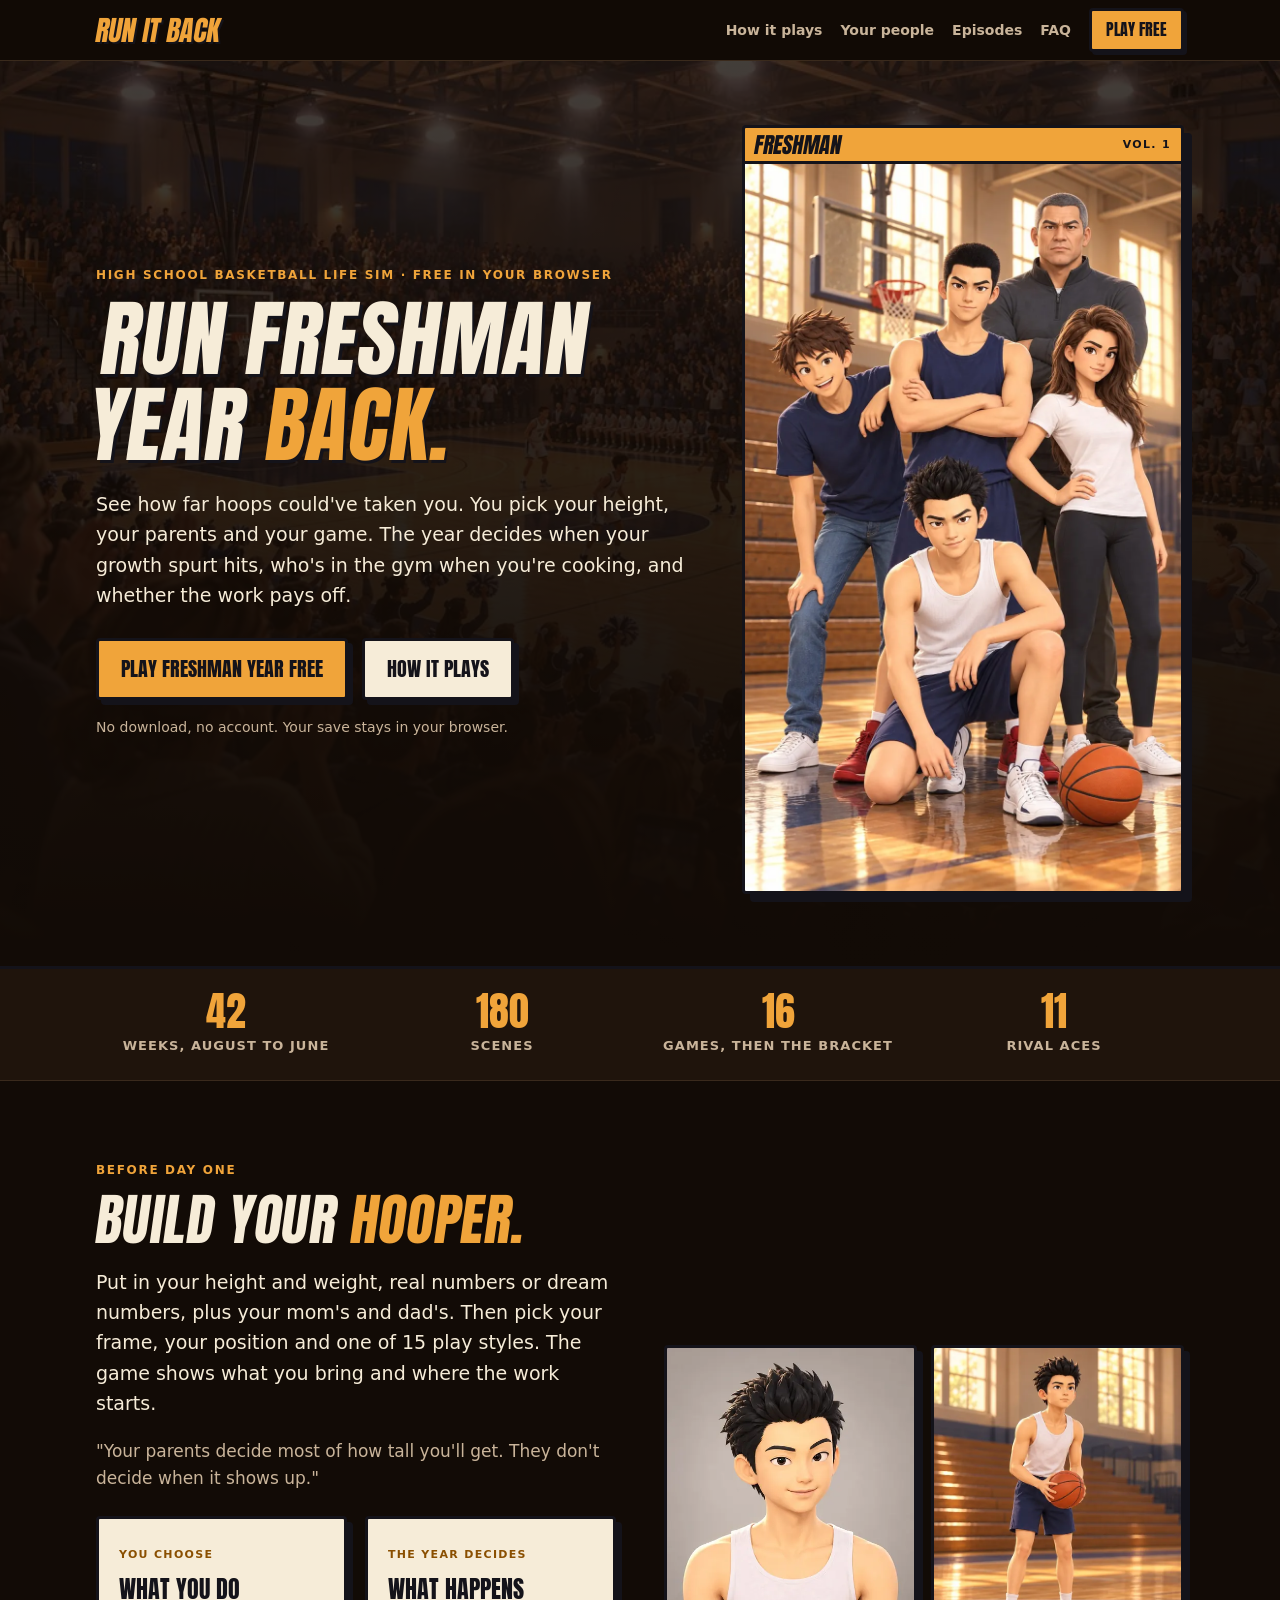
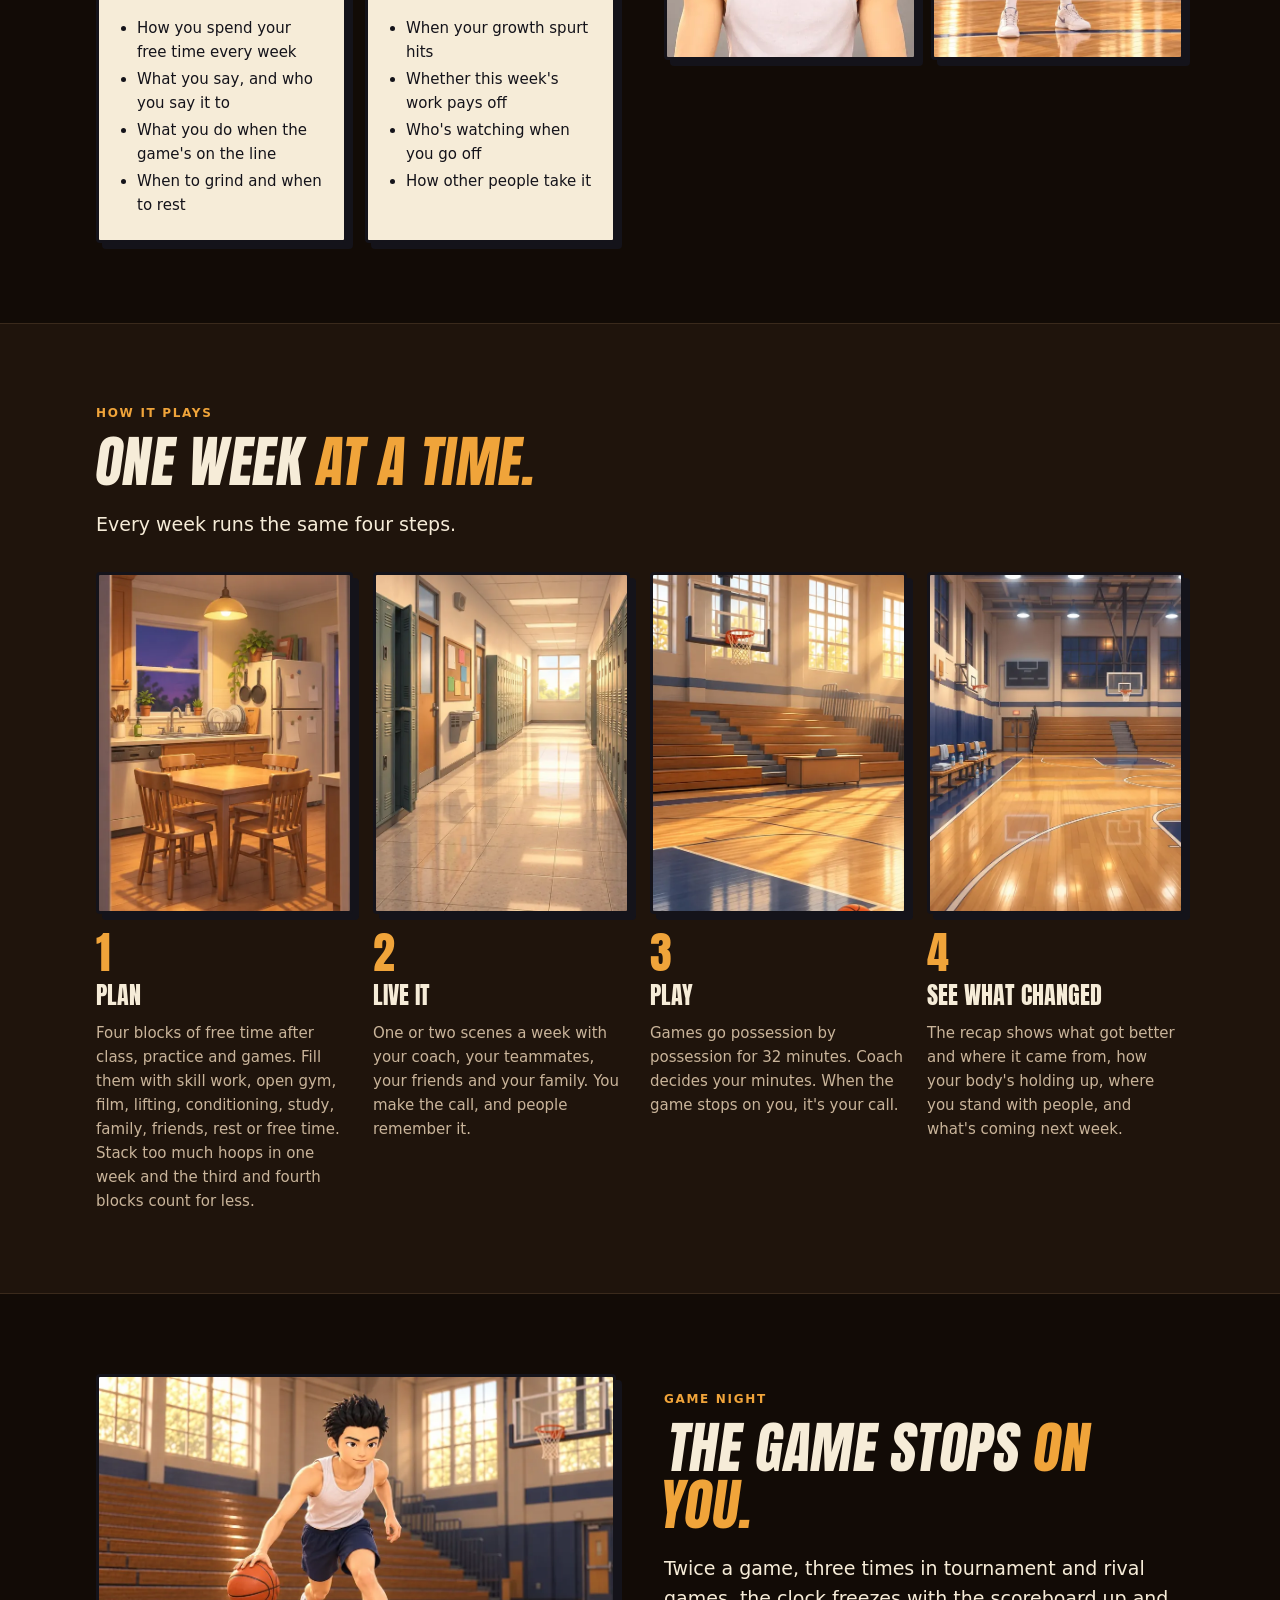
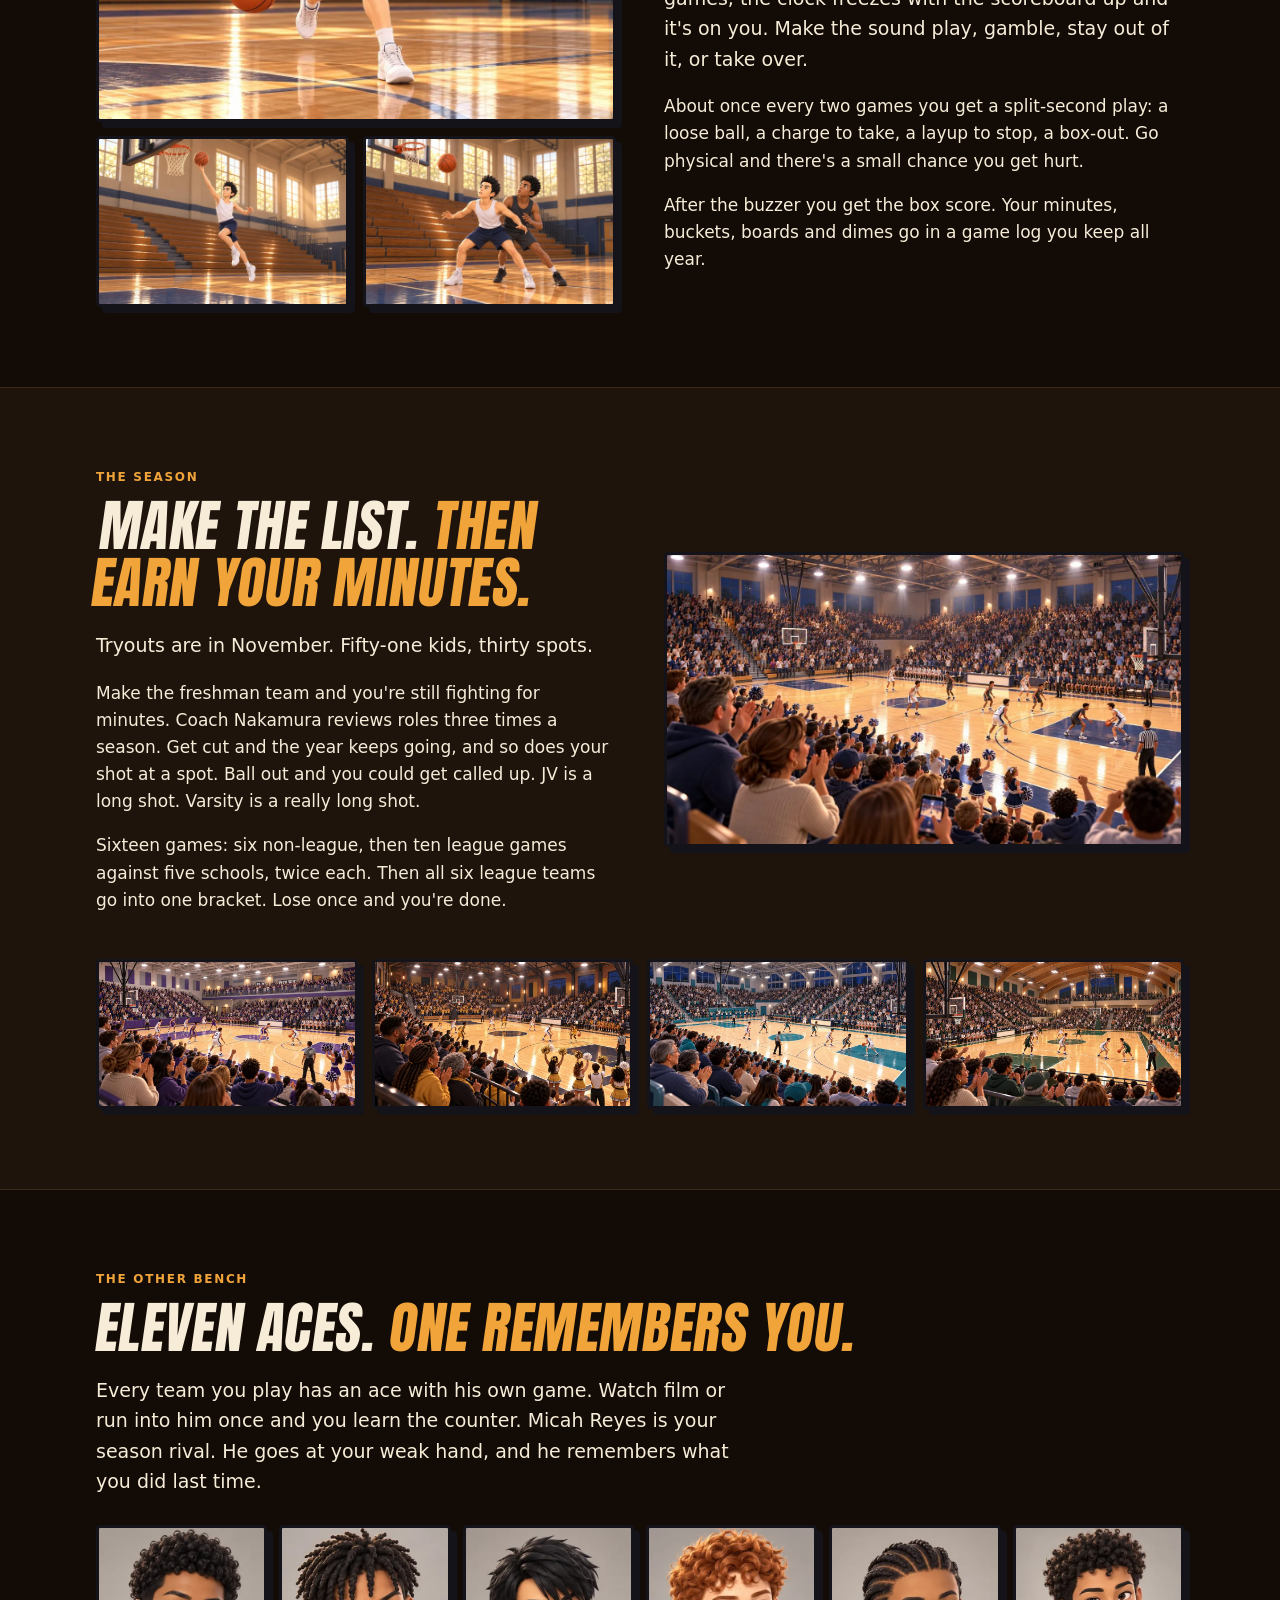
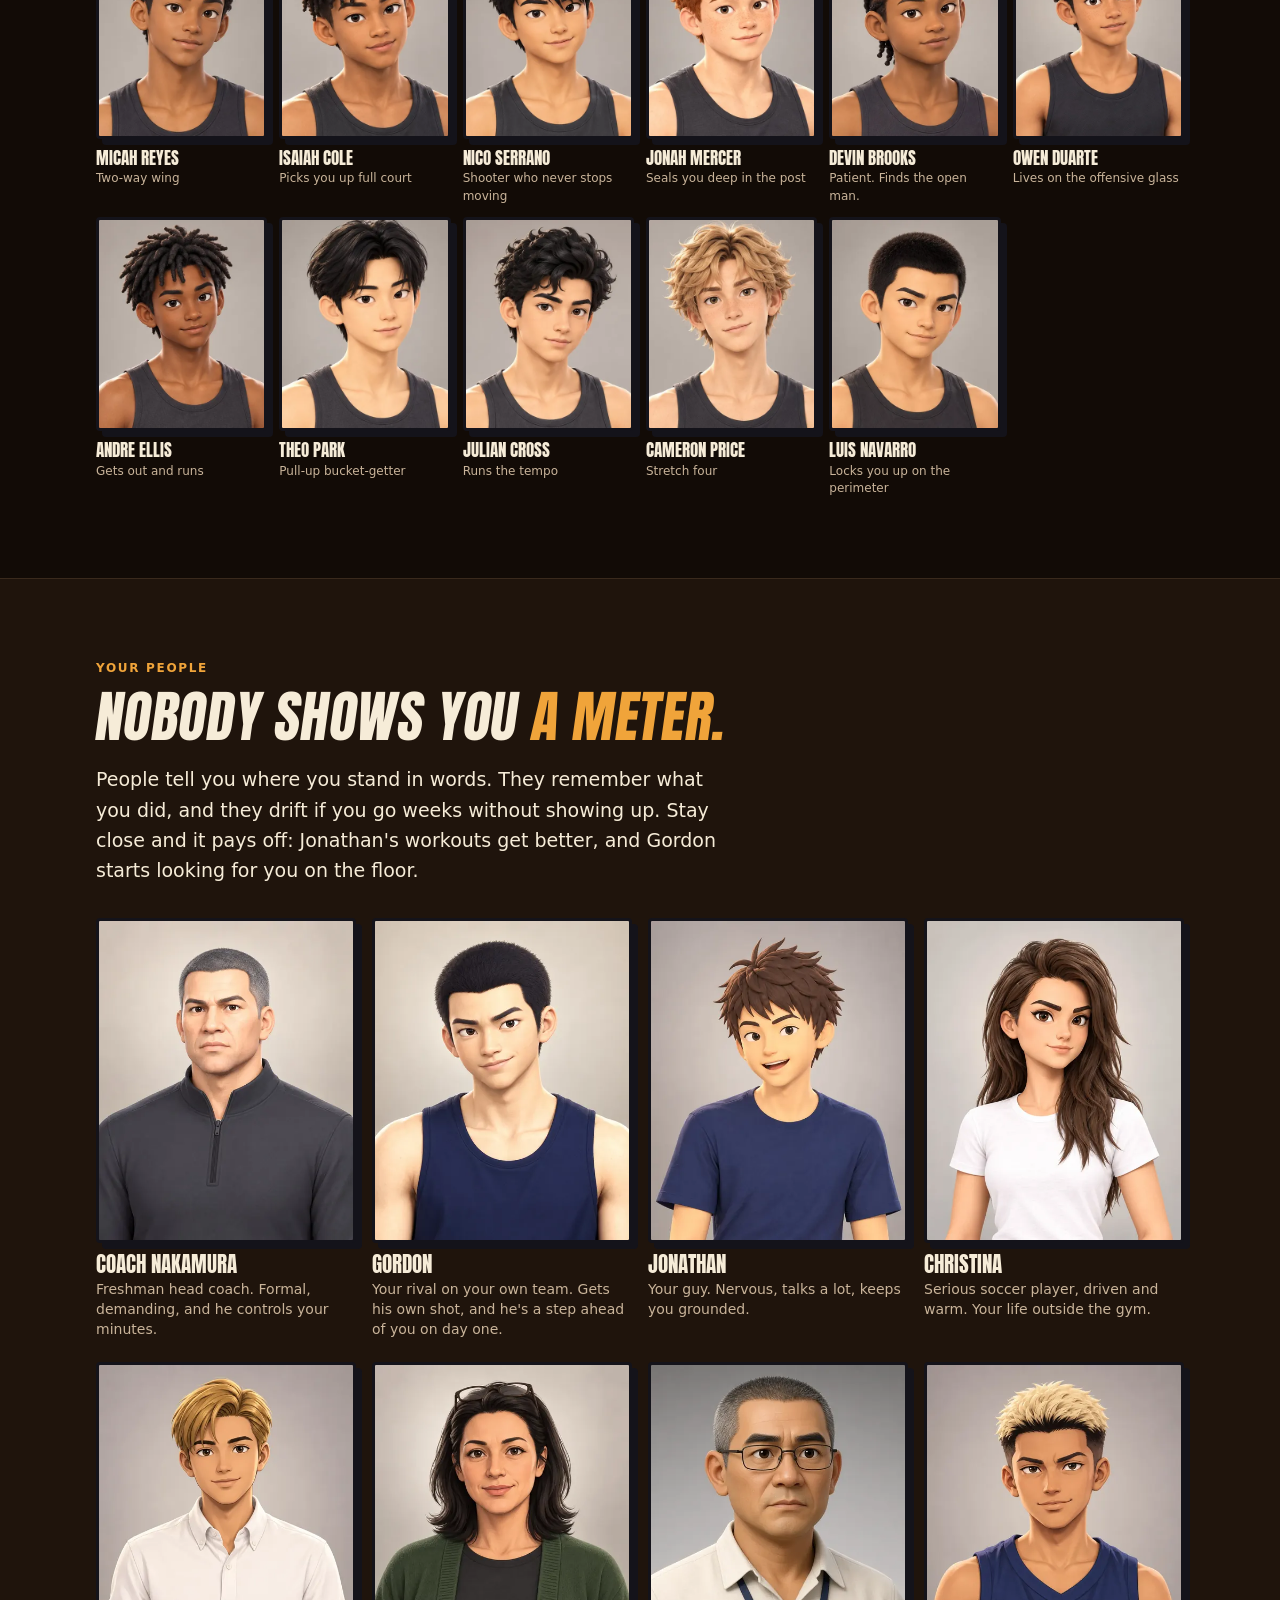
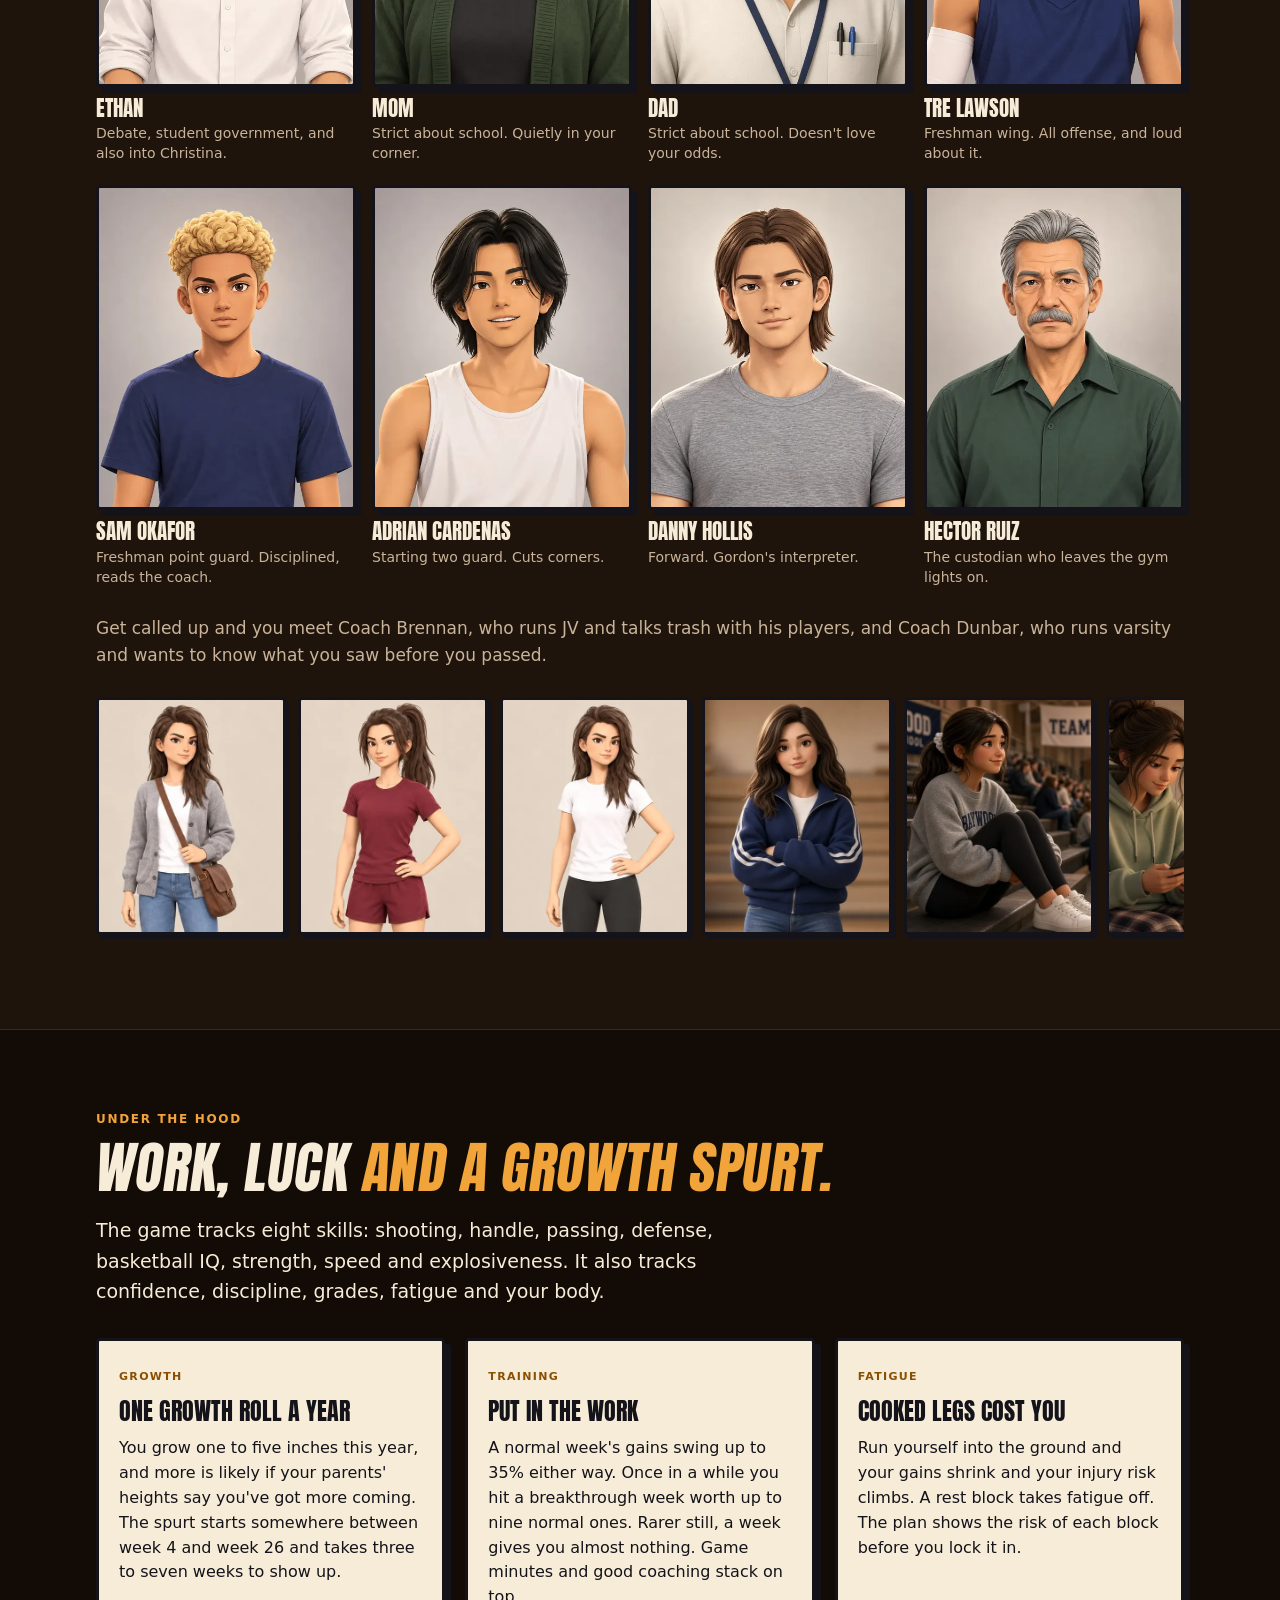
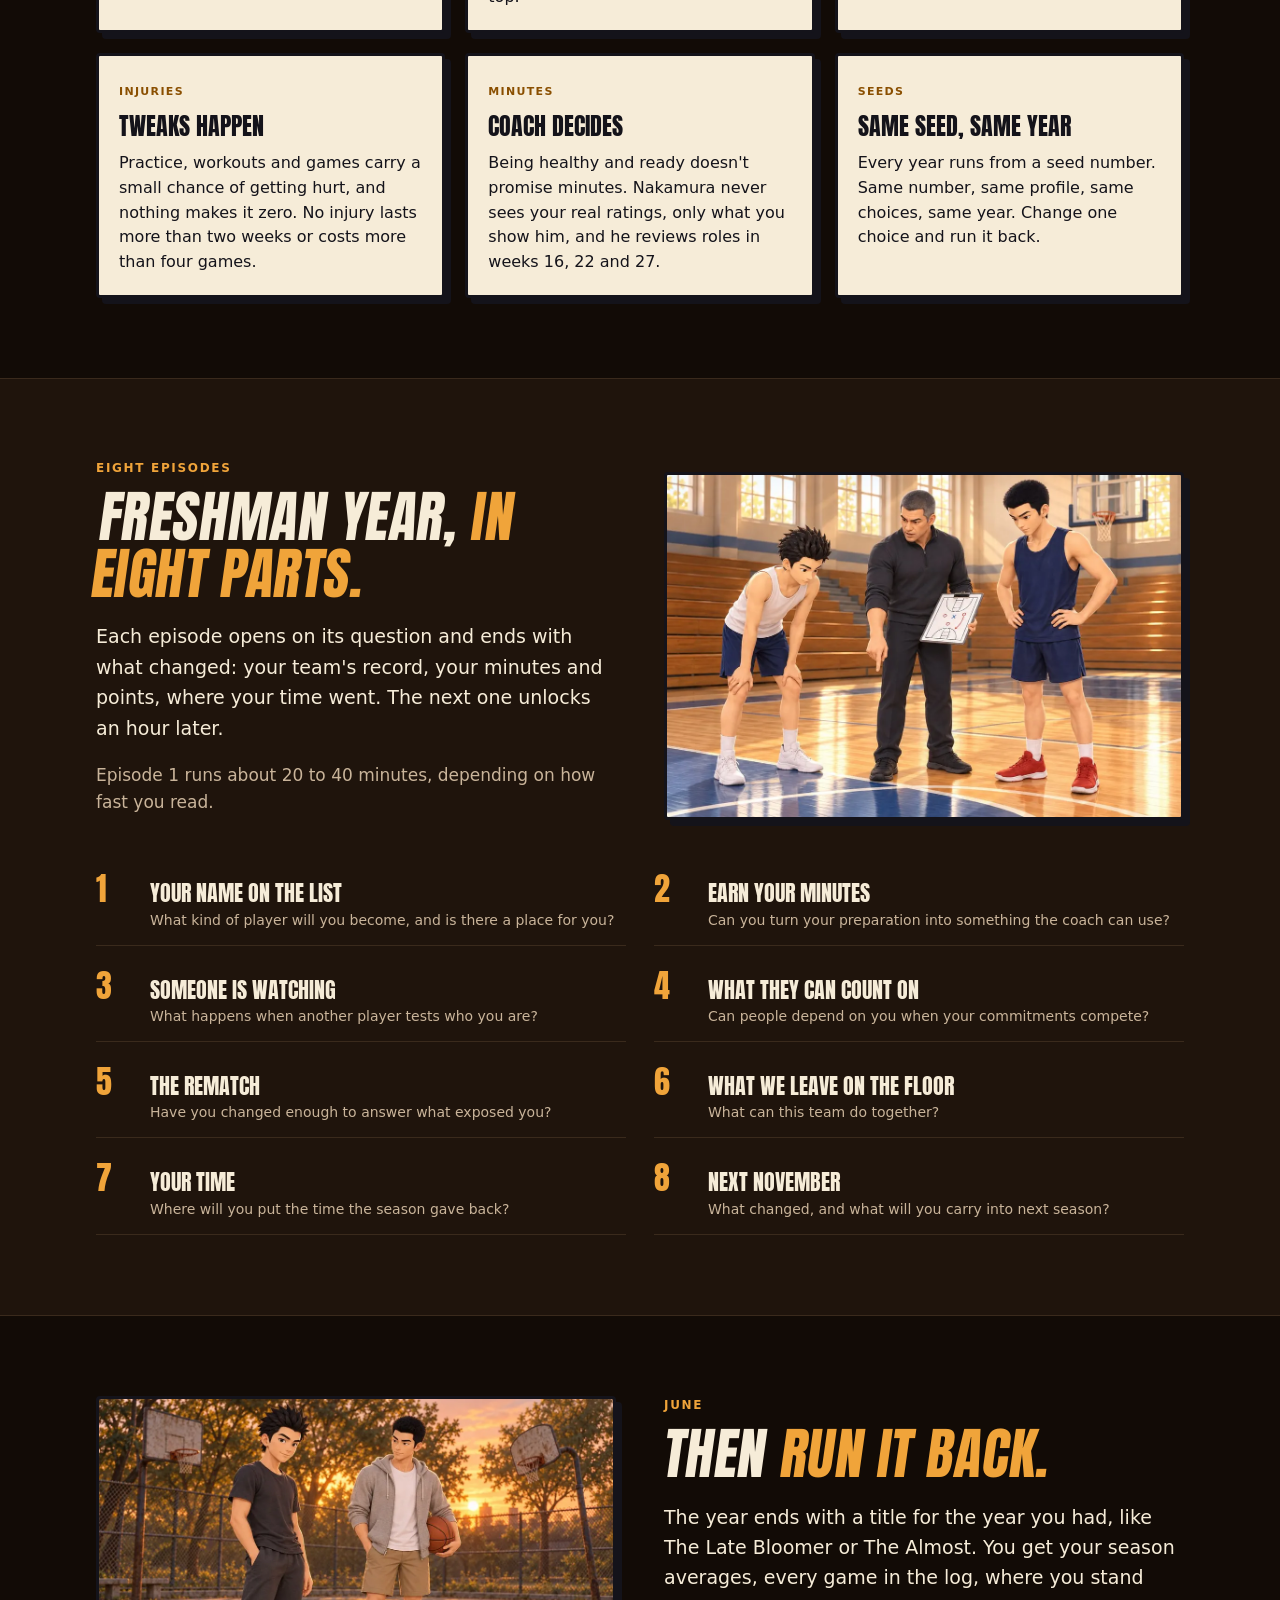
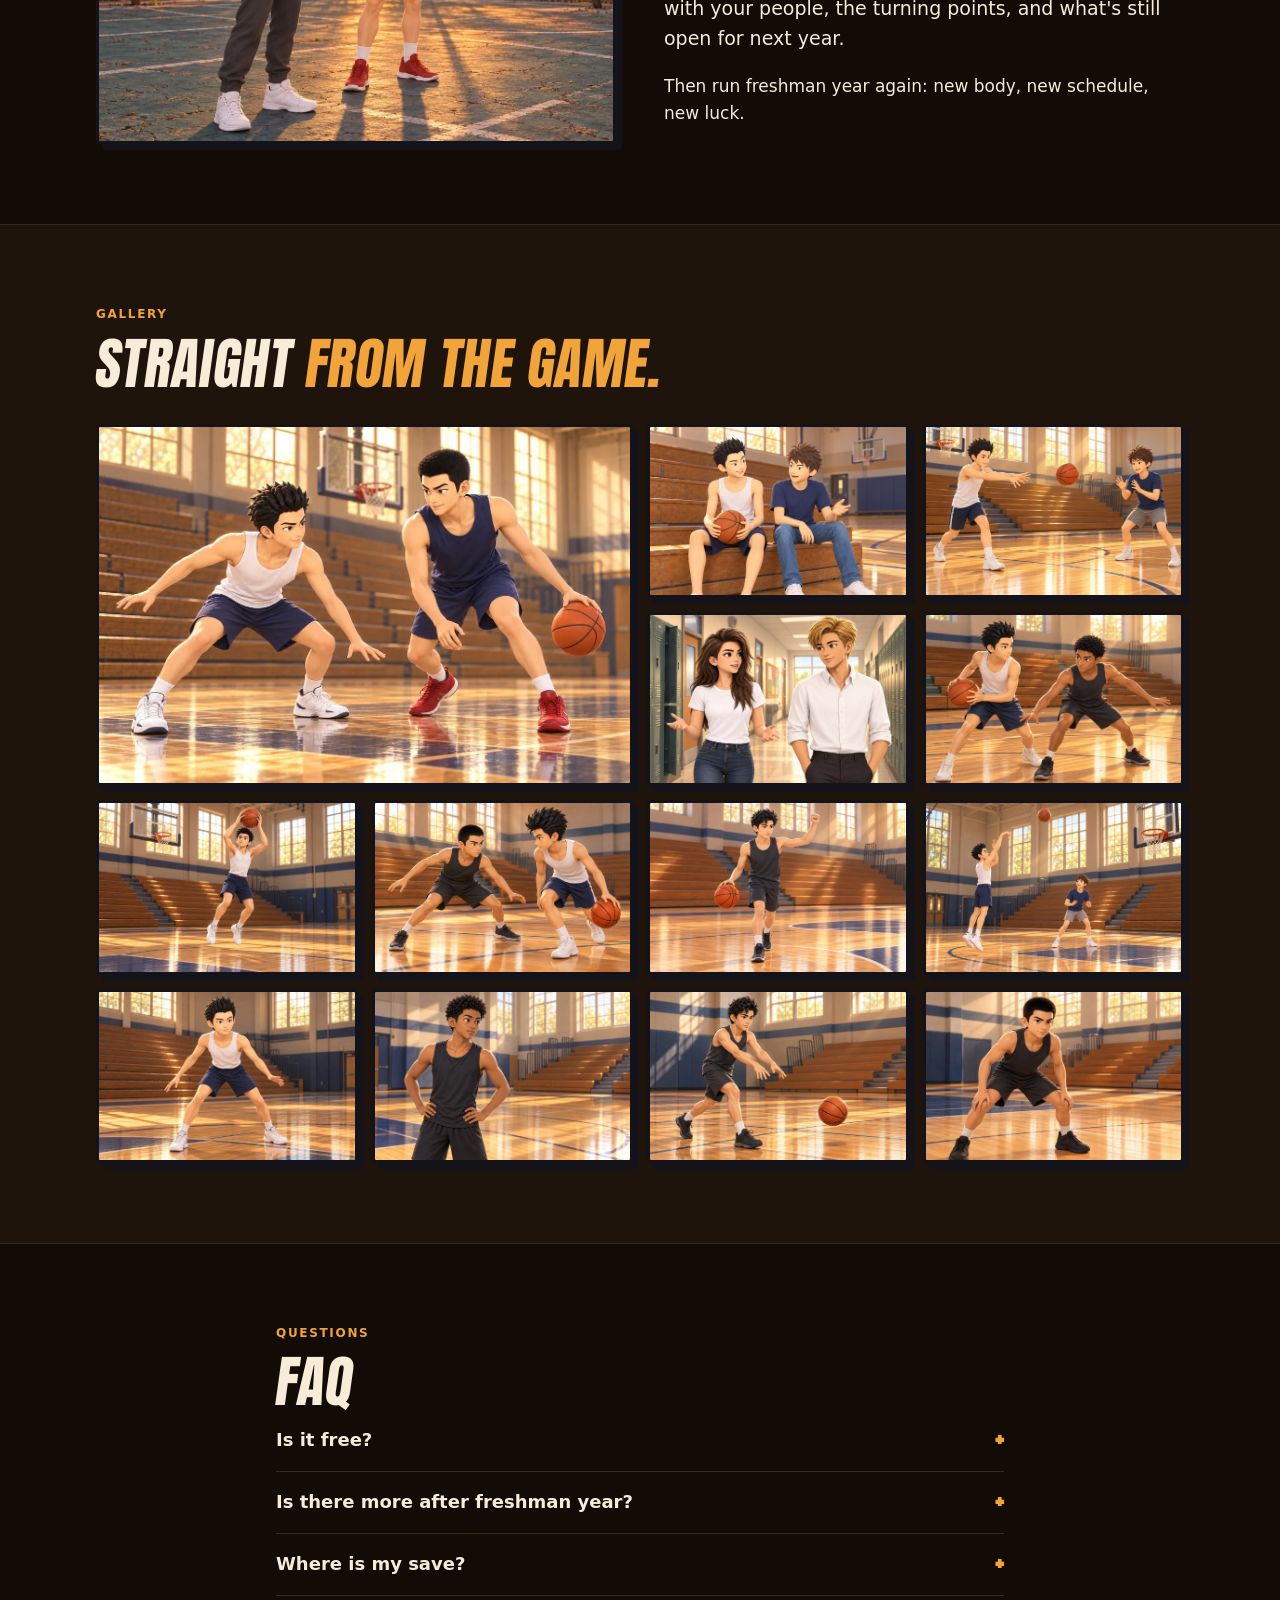
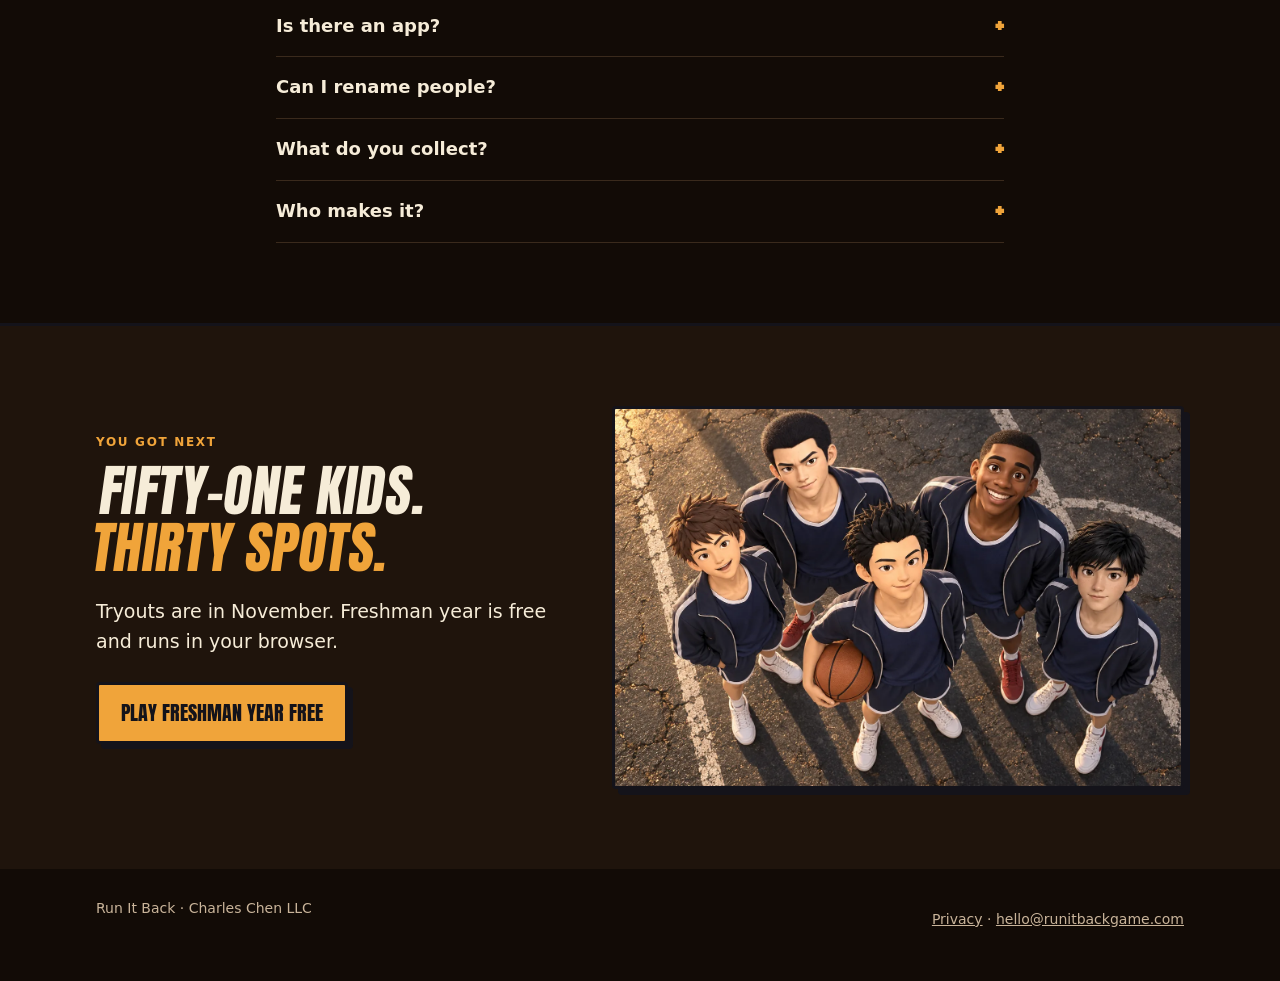
<file: index.html>
<!doctype html>
<html lang="en">
<head>
<meta charset="utf-8" />
<meta name="viewport" content="width=device-width, initial-scale=1, viewport-fit=cover" />
<title>Run It Back · Basketball Life Sim</title>
<meta name="description" content="Run freshman year back and see how far hoops could've taken you. A high school basketball life sim: 42 weeks, 180 scenes, 16 games and a tryout list. Free in your browser." />
<meta name="theme-color" content="#1f140c" />
<link rel="canonical" href="https://runitbackgame.com/" />
<link rel="icon" href="/favicon.ico" sizes="any" />
<link rel="icon" type="image/png" href="/favicon.png" />
<link rel="apple-touch-icon" href="/apple-touch-icon.png" />
<meta property="og:type" content="website" />
<meta property="og:site_name" content="Run It Back" />
<meta property="og:title" content="Run It Back · Basketball Life Sim" />
<meta property="og:description" content="What if you could go back to freshman year and see how far basketball could have taken you?" />
<meta property="og:url" content="https://runitbackgame.com/" />
<meta property="og:image" content="https://runitbackgame.com/og-image.jpg" />
<meta property="og:image:width" content="1200" />
<meta property="og:image:height" content="630" />
<meta name="twitter:card" content="summary_large_image" />
<meta name="twitter:image" content="https://runitbackgame.com/og-image.jpg" />
<link rel="preload" href="/fonts/anton.ttf" as="font" type="font/ttf" crossorigin />
<link rel="stylesheet" href="/landing.css" />
<script>
  // Before anything draws: a Home Screen install opens straight into the game, and a checkout
  // return addressed to the old root (/?preordered=, /?skipped=) goes on to the game.
  (function () {
    var q = location.search;
    var standalone = (window.matchMedia && matchMedia("(display-mode: standalone)").matches) || navigator.standalone === true;
    if (standalone || /[?&](preordered|skipped)=/.test(q)) location.replace("/play/" + q);
  })();
</script>
<script type="application/ld+json">
{
  "@context": "https://schema.org",
  "@type": "VideoGame",
  "name": "Run It Back",
  "url": "https://runitbackgame.com/",
  "image": "https://runitbackgame.com/og-image.jpg",
  "description": "A high school basketball life sim. Go back to freshman year and see how far basketball could have taken you.",
  "genre": ["Sports", "Simulation", "Visual novel"],
  "gamePlatform": "Web browser",
  "playMode": "SinglePlayer",
  "inLanguage": "en",
  "publisher": { "@type": "Organization", "name": "Charles Chen LLC", "email": "hello@runitbackgame.com", "url": "https://runitbackgame.com/" },
  "offers": { "@type": "Offer", "price": "0", "priceCurrency": "USD" }
}
</script>
</head>
<body>

<header class="bar">
  <div class="wrap">
    <a class="logo" href="/">Run It Back</a>
    <nav>
      <a class="link" href="#week">How it plays</a>
      <a class="link" href="#people">Your people</a>
      <a class="link" href="#episodes">Episodes</a>
      <a class="link" href="#faq">FAQ</a>
      <a class="btn small" href="/play/" data-cta="header">Play free</a>
    </nav>
  </div>
</header>

<main>

<section class="hero" style="padding:0">
  <div class="hero-bg" aria-hidden="true"></div>
  <div class="wrap">
    <div>
      <p class="kicker">High school basketball life sim · Free in your browser</p>
      <h1 class="display"><span class="slant">Run freshman year <em>back.</em></span></h1>
      <p class="lede">See how far hoops could've taken you. You pick your height, your parents and your game. The year decides when your growth spurt hits, who's in the gym when you're cooking, and whether the work pays off.</p>
      <div class="ctas">
        <a class="btn" href="/play/" data-cta="hero">Play freshman year free</a>
        <a class="btn ghost" href="#week">How it plays</a>
      </div>
      <p class="fine">No download, no account. Your save stays in your browser.</p>
    </div>
    <div class="cover">
      <div class="cover-inner">
        <div class="cover-band"><b>Freshman</b><span>VOL. 1</span></div>
        <img src="/img/splash.webp" width="900" height="1500" alt="The cast of Run It Back in the gym." fetchpriority="high" />
      </div>
    </div>
  </div>
</section>

<div class="facts">
  <ul>
    <li><b>42</b><span>weeks, August to June</span></li>
    <li><b>180</b><span>scenes</span></li>
    <li><b>16</b><span>games, then the bracket</span></li>
    <li><b>11</b><span>rival aces</span></li>
  </ul>
</div>

<section id="hand">
  <div class="wrap split">
    <div>
      <p class="kicker">Before day one</p>
      <h2 class="display"><span class="slant">Build your <em>hooper.</em></span></h2>
      <p class="lede">Put in your height and weight, real numbers or dream numbers, plus your mom's and dad's. Then pick your frame, your position and one of 15 play styles. The game shows what you bring and where the work starts.</p>
      <p class="dim">"Your parents decide most of how tall you'll get. They don't decide when it shows up."</p>
      <div class="two-lists">
        <div class="panel">
          <span class="tag">You choose</span>
          <h3>What you do</h3>
          <ul>
            <li>How you spend your free time every week</li>
            <li>What you say, and who you say it to</li>
            <li>What you do when the game's on the line</li>
            <li>When to grind and when to rest</li>
          </ul>
        </div>
        <div class="panel">
          <span class="tag">The year decides</span>
          <h3>What happens</h3>
          <ul>
            <li>When your growth spurt hits</li>
            <li>Whether this week's work pays off</li>
            <li>Who's watching when you go off</li>
            <li>How other people take it</li>
          </ul>
        </div>
      </div>
    </div>
    <div class="grid g2">
      <div class="frame"><img src="/img/cast-player.webp" width="480" height="600" alt="Your player, in a navy jersey." loading="lazy" /></div>
      <div class="frame"><img src="/img/scene-you-free-throw.webp" width="1100" height="733" alt="You at the free throw line." loading="lazy" style="height:100%;object-fit:cover" /></div>
    </div>
  </div>
</section>

<section id="week" class="alt">
  <div class="wrap">
    <p class="kicker">How it plays</p>
    <h2 class="display"><span class="slant">One week <em>at a time.</em></span></h2>
    <p class="lede">Every week runs the same four steps.</p>
    <div class="steps">
      <div class="step">
        <div class="frame"><img src="/img/place-home.webp" alt="Home." loading="lazy" /></div>
        <div class="num">1</div>
        <h3>Plan</h3>
        <p>Four blocks of free time after class, practice and games. Fill them with skill work, open gym, film, lifting, conditioning, study, family, friends, rest or free time. Stack too much hoops in one week and the third and fourth blocks count for less.</p>
      </div>
      <div class="step">
        <div class="frame"><img src="/img/place-hallway.webp" alt="The school hallway." loading="lazy" /></div>
        <div class="num">2</div>
        <h3>Live it</h3>
        <p>One or two scenes a week with your coach, your teammates, your friends and your family. You make the call, and people remember it.</p>
      </div>
      <div class="step">
        <div class="frame"><img src="/img/place-gym.webp" alt="The gym." loading="lazy" /></div>
        <div class="num">3</div>
        <h3>Play</h3>
        <p>Games go possession by possession for 32 minutes. Coach decides your minutes. When the game stops on you, it's your call.</p>
      </div>
      <div class="step">
        <div class="frame"><img src="/img/place-stands.webp" alt="The stands." loading="lazy" /></div>
        <div class="num">4</div>
        <h3>See what changed</h3>
        <p>The recap shows what got better and where it came from, how your body's holding up, where you stand with people, and what's coming next week.</p>
      </div>
    </div>
  </div>
</section>

<section id="games">
  <div class="wrap split flip">
    <div>
      <p class="kicker">Game night</p>
      <h2 class="display"><span class="slant">The game stops <em>on you.</em></span></h2>
      <p class="lede">Twice a game, three times in tournament and rival games, the clock freezes with the scoreboard up and it's on you. Make the sound play, gamble, stay out of it, or take over.</p>
      <p>About once every two games you get a split-second play: a loose ball, a charge to take, a layup to stop, a box-out. Go physical and there's a small chance you get hurt.</p>
      <p>After the buzzer you get the box score. Your minutes, buckets, boards and dimes go in a game log you keep all year.</p>
    </div>
    <div class="grid g2">
      <div class="frame" style="grid-column:span 2"><img src="/img/scene-you-driving.webp" width="1100" height="733" alt="You driving to the basket past a defender." loading="lazy" /></div>
      <div class="frame"><img src="/img/scene-you-layup.webp" width="1100" height="733" alt="You finishing a layup." loading="lazy" /></div>
      <div class="frame"><img src="/img/scene-you-boxout-reyes.webp" width="1100" height="733" alt="You boxing out Micah Reyes for a rebound." loading="lazy" /></div>
    </div>
  </div>
</section>

<section id="season" class="alt">
  <div class="wrap">
    <div class="split">
      <div>
        <p class="kicker">The season</p>
        <h2 class="display"><span class="slant">Make the list. <em>Then earn your minutes.</em></span></h2>
        <p class="lede">Tryouts are in November. Fifty-one kids, thirty spots.</p>
        <p>Make the freshman team and you're still fighting for minutes. Coach Nakamura reviews roles three times a season. Get cut and the year keeps going, and so does your shot at a spot. Ball out and you could get called up. JV is a long shot. Varsity is a really long shot.</p>
        <p>Sixteen games: six non-league, then ten league games against five schools, twice each. Then all six league teams go into one bracket. Lose once and you're done.</p>
      </div>
      <div class="frame"><img src="/img/arena-home.webp" width="1280" height="720" alt="A packed home gym during a game." loading="lazy" /></div>
    </div>
    <div class="grid g4" style="margin-top:28px">
      <div class="frame"><img src="/img/arena-balcony.webp" width="960" height="540" alt="An away gym with a balcony." loading="lazy" /></div>
      <div class="frame"><img src="/img/arena-brick.webp" width="960" height="540" alt="An away gym with brick walls." loading="lazy" /></div>
      <div class="frame"><img src="/img/arena-teal.webp" width="960" height="540" alt="An away gym in teal." loading="lazy" /></div>
      <div class="frame"><img src="/img/arena-timber.webp" width="960" height="540" alt="An away gym with timber beams." loading="lazy" /></div>
    </div>
  </div>
</section>

<section id="rivals">
  <div class="wrap">
    <p class="kicker">The other bench</p>
    <h2 class="display"><span class="slant">Eleven aces. <em>One remembers you.</em></span></h2>
    <p class="lede">Every team you play has an ace with his own game. Watch film or run into him once and you learn the counter. Micah Reyes is your season rival. He goes at your weak hand, and he remembers what you did last time.</p>
    <div class="grid aces" style="margin-top:28px">
      <figure class="card"><div class="frame"><img src="/img/ace-reyes.webp" alt="Micah Reyes" loading="lazy" /></div><figcaption><b>Micah Reyes</b><span>Two-way wing</span></figcaption></figure>
      <figure class="card"><div class="frame"><img src="/img/ace-cole.webp" alt="Isaiah Cole" loading="lazy" /></div><figcaption><b>Isaiah Cole</b><span>Picks you up full court</span></figcaption></figure>
      <figure class="card"><div class="frame"><img src="/img/ace-serrano.webp" alt="Nico Serrano" loading="lazy" /></div><figcaption><b>Nico Serrano</b><span>Shooter who never stops moving</span></figcaption></figure>
      <figure class="card"><div class="frame"><img src="/img/ace-mercer.webp" alt="Jonah Mercer" loading="lazy" /></div><figcaption><b>Jonah Mercer</b><span>Seals you deep in the post</span></figcaption></figure>
      <figure class="card"><div class="frame"><img src="/img/ace-brooks.webp" alt="Devin Brooks" loading="lazy" /></div><figcaption><b>Devin Brooks</b><span>Patient. Finds the open man.</span></figcaption></figure>
      <figure class="card"><div class="frame"><img src="/img/ace-duarte.webp" alt="Owen Duarte" loading="lazy" /></div><figcaption><b>Owen Duarte</b><span>Lives on the offensive glass</span></figcaption></figure>
      <figure class="card"><div class="frame"><img src="/img/ace-ellis.webp" alt="Andre Ellis" loading="lazy" /></div><figcaption><b>Andre Ellis</b><span>Gets out and runs</span></figcaption></figure>
      <figure class="card"><div class="frame"><img src="/img/ace-park.webp" alt="Theo Park" loading="lazy" /></div><figcaption><b>Theo Park</b><span>Pull-up bucket-getter</span></figcaption></figure>
      <figure class="card"><div class="frame"><img src="/img/ace-cross.webp" alt="Julian Cross" loading="lazy" /></div><figcaption><b>Julian Cross</b><span>Runs the tempo</span></figcaption></figure>
      <figure class="card"><div class="frame"><img src="/img/ace-price.webp" alt="Cameron Price" loading="lazy" /></div><figcaption><b>Cameron Price</b><span>Stretch four</span></figcaption></figure>
      <figure class="card"><div class="frame"><img src="/img/ace-navarro.webp" alt="Luis Navarro" loading="lazy" /></div><figcaption><b>Luis Navarro</b><span>Locks you up on the perimeter</span></figcaption></figure>
    </div>
  </div>
</section>

<section id="people" class="alt">
  <div class="wrap">
    <p class="kicker">Your people</p>
    <h2 class="display"><span class="slant">Nobody shows you <em>a meter.</em></span></h2>
    <p class="lede">People tell you where you stand in words. They remember what you did, and they drift if you go weeks without showing up. Stay close and it pays off: Jonathan's workouts get better, and Gordon starts looking for you on the floor.</p>
    <div class="grid cast" style="margin-top:32px">
      <figure class="card"><div class="frame"><img src="/img/cast-nakamura.webp" alt="Coach Nakamura" loading="lazy" /></div><figcaption><b>Coach Nakamura</b><span>Freshman head coach. Formal, demanding, and he controls your minutes.</span></figcaption></figure>
      <figure class="card"><div class="frame"><img src="/img/cast-gordon.webp" alt="Gordon" loading="lazy" /></div><figcaption><b>Gordon</b><span>Your rival on your own team. Gets his own shot, and he's a step ahead of you on day one.</span></figcaption></figure>
      <figure class="card"><div class="frame"><img src="/img/cast-jonathan.webp" alt="Jonathan" loading="lazy" /></div><figcaption><b>Jonathan</b><span>Your guy. Nervous, talks a lot, keeps you grounded.</span></figcaption></figure>
      <figure class="card"><div class="frame"><img src="/img/cast-christina.webp" alt="Christina" loading="lazy" /></div><figcaption><b>Christina</b><span>Serious soccer player, driven and warm. Your life outside the gym.</span></figcaption></figure>
      <figure class="card"><div class="frame"><img src="/img/cast-ethan.webp" alt="Ethan" loading="lazy" /></div><figcaption><b>Ethan</b><span>Debate, student government, and also into Christina.</span></figcaption></figure>
      <figure class="card"><div class="frame"><img src="/img/cast-mom.webp" alt="Mom" loading="lazy" /></div><figcaption><b>Mom</b><span>Strict about school. Quietly in your corner.</span></figcaption></figure>
      <figure class="card"><div class="frame"><img src="/img/cast-dad.webp" alt="Dad" loading="lazy" /></div><figcaption><b>Dad</b><span>Strict about school. Doesn't love your odds.</span></figcaption></figure>
      <figure class="card"><div class="frame"><img src="/img/cast-tre.webp" alt="Tre Lawson" loading="lazy" /></div><figcaption><b>Tre Lawson</b><span>Freshman wing. All offense, and loud about it.</span></figcaption></figure>
      <figure class="card"><div class="frame"><img src="/img/cast-okafor.webp" alt="Sam Okafor" loading="lazy" /></div><figcaption><b>Sam Okafor</b><span>Freshman point guard. Disciplined, reads the coach.</span></figcaption></figure>
      <figure class="card"><div class="frame"><img src="/img/cast-cardenas.webp" alt="Adrian Cardenas" loading="lazy" /></div><figcaption><b>Adrian Cardenas</b><span>Starting two guard. Cuts corners.</span></figcaption></figure>
      <figure class="card"><div class="frame"><img src="/img/cast-hollis.webp" alt="Danny Hollis" loading="lazy" /></div><figcaption><b>Danny Hollis</b><span>Forward. Gordon's interpreter.</span></figcaption></figure>
      <figure class="card"><div class="frame"><img src="/img/cast-ruiz.webp" alt="Hector Ruiz" loading="lazy" /></div><figcaption><b>Hector Ruiz</b><span>The custodian who leaves the gym lights on.</span></figcaption></figure>
    </div>
    <p class="dim" style="margin-top:28px">Get called up and you meet Coach Brennan, who runs JV and talks trash with his players, and Coach Dunbar, who runs varsity and wants to know what you saw before you passed.</p>
    <div class="strip" aria-label="Christina through the year">
      <div class="frame"><img src="/img/still-christina-school.webp" alt="Christina at school." loading="lazy" /></div>
      <div class="frame"><img src="/img/still-christina-soccer.webp" alt="Christina in her soccer kit." loading="lazy" /></div>
      <div class="frame"><img src="/img/still-christina-casual.webp" alt="Christina on the weekend." loading="lazy" /></div>
      <div class="frame"><img src="/img/still-christina-jacket.webp" alt="Christina in a jacket." loading="lazy" /></div>
      <div class="frame"><img src="/img/still-christina-crewneck.webp" alt="Christina in a crewneck." loading="lazy" /></div>
      <div class="frame"><img src="/img/still-christina-night.webp" alt="Christina at night." loading="lazy" /></div>
      <div class="frame"><img src="/img/still-christina-formal.webp" alt="Christina dressed up." loading="lazy" /></div>
    </div>
  </div>
</section>

<section id="body">
  <div class="wrap">
    <p class="kicker">Under the hood</p>
    <h2 class="display"><span class="slant">Work, luck <em>and a growth spurt.</em></span></h2>
    <p class="lede">The game tracks eight skills: shooting, handle, passing, defense, basketball IQ, strength, speed and explosiveness. It also tracks confidence, discipline, grades, fatigue and your body.</p>
    <div class="mech">
      <div class="panel">
        <span class="tag">Growth</span>
        <h3>One growth roll a year</h3>
        <p>You grow one to five inches this year, and more is likely if your parents' heights say you've got more coming. The spurt starts somewhere between week 4 and week 26 and takes three to seven weeks to show up.</p>
      </div>
      <div class="panel">
        <span class="tag">Training</span>
        <h3>Put in the work</h3>
        <p>A normal week's gains swing up to 35% either way. Once in a while you hit a breakthrough week worth up to nine normal ones. Rarer still, a week gives you almost nothing. Game minutes and good coaching stack on top.</p>
      </div>
      <div class="panel">
        <span class="tag">Fatigue</span>
        <h3>Cooked legs cost you</h3>
        <p>Run yourself into the ground and your gains shrink and your injury risk climbs. A rest block takes fatigue off. The plan shows the risk of each block before you lock it in.</p>
      </div>
      <div class="panel">
        <span class="tag">Injuries</span>
        <h3>Tweaks happen</h3>
        <p>Practice, workouts and games carry a small chance of getting hurt, and nothing makes it zero. No injury lasts more than two weeks or costs more than four games.</p>
      </div>
      <div class="panel">
        <span class="tag">Minutes</span>
        <h3>Coach decides</h3>
        <p>Being healthy and ready doesn't promise minutes. Nakamura never sees your real ratings, only what you show him, and he reviews roles in weeks 16, 22 and 27.</p>
      </div>
      <div class="panel">
        <span class="tag">Seeds</span>
        <h3>Same seed, same year</h3>
        <p>Every year runs from a seed number. Same number, same profile, same choices, same year. Change one choice and run it back.</p>
      </div>
    </div>
  </div>
</section>

<section id="episodes" class="alt">
  <div class="wrap">
    <div class="split">
      <div>
        <p class="kicker">Eight episodes</p>
        <h2 class="display"><span class="slant">Freshman year, <em>in eight parts.</em></span></h2>
        <p class="lede">Each episode opens on its question and ends with what changed: your team's record, your minutes and points, where your time went. The next one unlocks an hour later.</p>
        <p class="dim">Episode 1 runs about 20 to 40 minutes, depending on how fast you read.</p>
      </div>
      <div class="frame"><img src="/img/scene-nakamura-clipboard.webp" width="1100" height="733" alt="Coach Nakamura with his clipboard at practice." loading="lazy" /></div>
    </div>
    <ol class="episodes">
      <li><span class="n">1</span><div><b>Your Name on the List</b><span>What kind of player will you become, and is there a place for you?</span></div></li>
      <li><span class="n">2</span><div><b>Earn Your Minutes</b><span>Can you turn your preparation into something the coach can use?</span></div></li>
      <li><span class="n">3</span><div><b>Someone Is Watching</b><span>What happens when another player tests who you are?</span></div></li>
      <li><span class="n">4</span><div><b>What They Can Count On</b><span>Can people depend on you when your commitments compete?</span></div></li>
      <li><span class="n">5</span><div><b>The Rematch</b><span>Have you changed enough to answer what exposed you?</span></div></li>
      <li><span class="n">6</span><div><b>What We Leave on the Floor</b><span>What can this team do together?</span></div></li>
      <li><span class="n">7</span><div><b>Your Time</b><span>Where will you put the time the season gave back?</span></div></li>
      <li><span class="n">8</span><div><b>Next November</b><span>What changed, and what will you carry into next season?</span></div></li>
    </ol>
  </div>
</section>

<section id="year-end">
  <div class="wrap split flip">
    <div>
      <p class="kicker">June</p>
      <h2 class="display"><span class="slant">Then <em>run it back.</em></span></h2>
      <p class="lede">The year ends with a title for the year you had, like The Late Bloomer or The Almost. You get your season averages, every game in the log, where you stand with your people, the turning points, and what's still open for next year.</p>
      <p>Then run freshman year again: new body, new schedule, new luck.</p>
    </div>
    <div class="frame"><img src="/img/scene-gordon-outdoor-court.webp" width="1100" height="733" alt="You and Gordon at the park court at golden hour, Gordon holding the ball." loading="lazy" /></div>
  </div>
</section>

<section id="gallery" class="alt">
  <div class="wrap">
    <p class="kicker">Gallery</p>
    <h2 class="display"><span class="slant">Straight <em>from the game.</em></span></h2>
    <div class="gallery">
      <div class="frame big"><img src="/img/scene-guarding-gordon.webp" alt="You guarding Gordon in practice." loading="lazy" /></div>
      <div class="frame"><img src="/img/scene-bleachers-jonathan.webp" alt="Jonathan in the bleachers." loading="lazy" /></div>
      <div class="frame"><img src="/img/scene-jonathan-passing.webp" alt="Jonathan passing in a drill." loading="lazy" /></div>
      <div class="frame"><img src="/img/scene-christina-ethan-hallway.webp" alt="Christina and Ethan in the hallway." loading="lazy" /></div>
      <div class="frame"><img src="/img/scene-reyes-reads-you.webp" alt="Micah Reyes reading your move." loading="lazy" /></div>
      <div class="frame"><img src="/img/scene-you-rebound.webp" alt="You pulling down a rebound." loading="lazy" /></div>
      <div class="frame"><img src="/img/scene-navarro-cuts-off.webp" alt="Luis Navarro cutting off your drive." loading="lazy" /></div>
      <div class="frame"><img src="/img/scene-cross-calls-set.webp" alt="Julian Cross calling a set." loading="lazy" /></div>
      <div class="frame"><img src="/img/scene-jonathan-rebounding.webp" alt="Jonathan rebounding at practice." loading="lazy" /></div>
      <div class="frame"><img src="/img/scene-you-defense-ready.webp" alt="You in a defensive stance." loading="lazy" /></div>
      <div class="frame"><img src="/img/scene-reyes-warmup.webp" alt="Micah Reyes in warmups." loading="lazy" /></div>
      <div class="frame"><img src="/img/scene-cross-bounce-pass.webp" alt="Julian Cross throwing a bounce pass." loading="lazy" /></div>
      <div class="frame"><img src="/img/scene-navarro-ready.webp" alt="Luis Navarro waiting on defense." loading="lazy" /></div>
    </div>
  </div>
</section>

<section id="faq">
  <div class="wrap faq">
    <p class="kicker">Questions</p>
    <h2 class="display"><span class="slant">FAQ</span></h2>
    <details>
      <summary>Is it free?</summary>
      <p>Freshman year is free, all eight episodes. After each episode the next one unlocks an hour later. On the web you can pay $1 to skip the wait.</p>
    </details>
    <details>
      <summary>Is there more after freshman year?</summary>
      <p>Sophomore year is in the works. Finish freshman year and you can pre-order it for $5. It'll be $8 when it drops.</p>
    </details>
    <details>
      <summary>Where is my save?</summary>
      <p>In your browser, on your device. There's no account, so clearing your browser's site data or playing in a private window loses it. Safari on iPhone and iPad deletes a site's data after 7 days without a visit.</p>
    </details>
    <details>
      <summary>Is there an app?</summary>
      <p>An iPhone app is on the way. For now, play in your browser on your phone or computer.</p>
    </details>
    <details>
      <summary>Can I rename people?</summary>
      <p>You name your own player. You can also rename Gordon, Jonathan and Christina.</p>
    </details>
    <details>
      <summary>What do you collect?</summary>
      <p>Anonymous play data: which choices and results happen, never your name. You can turn it off from the menu on the game's home screen. The <a href="/privacy.html">privacy policy</a> has the details.</p>
    </details>
    <details>
      <summary>Who makes it?</summary>
      <p>Charles Chen LLC. Write to <a href="mailto:hello@runitbackgame.com">hello@runitbackgame.com</a>.</p>
    </details>
  </div>
</section>

<section class="closing">
  <div class="wrap split">
    <div>
      <p class="kicker">You got next</p>
      <h2 class="display"><span class="slant">Fifty-one kids. <em>Thirty spots.</em></span></h2>
      <p class="lede">Tryouts are in November. Freshman year is free and runs in your browser.</p>
      <p style="margin-top:26px"><a class="btn" href="/play/" data-cta="end">Play freshman year free</a></p>
    </div>
    <div class="frame"><img src="/img/team.webp" width="1400" height="933" alt="Five freshmen in navy warmups on an outdoor court, looking up, one holding the ball." loading="lazy" /></div>
  </div>
</section>

</main>

<footer class="site">
  <div class="wrap">
    <span>Run It Back · Charles Chen LLC</span>
    <span><a href="/privacy.html">Privacy</a> · <a href="mailto:hello@runitbackgame.com">hello@runitbackgame.com</a></span>
  </div>
</footer>

<script>
  // A returning player already has a year going. Local storage can throw (blocked site data), so
  // the page works without it.
  (function () {
    try {
      if (!localStorage.getItem("replay.save.v1")) return;
      document.querySelectorAll("[data-cta]").forEach(function (a) {
        a.textContent = a.classList.contains("small") ? "Continue" : "Continue your year";
      });
    } catch (e) { /* storage blocked */ }
  })();
</script>
<script>
  // An ad or tagged link brought this visit: keep the first one seen for the game's play data, and
  // carry the same tags on to /play in case storage is blocked. ?tester=1 marks the owner's devices.
  (function () {
    var q = new URLSearchParams(location.search);
    var keys = ["utm_source", "utm_medium", "utm_campaign", "utm_term", "utm_content", "gclid"];
    var tags = {}, carry = new URLSearchParams(), found = false;
    keys.forEach(function (k) {
      var v = q.get(k);
      if (v) { tags[k] = v.slice(0, 200); carry.set(k, v); found = true; }
    });
    try {
      if (q.get("tester") === "1") localStorage.setItem("rib.tester", "1");
      if (found && !localStorage.getItem("rib.attribution.v1")) {
        tags.landing = "/"; tags.at = new Date().toISOString();
        localStorage.setItem("rib.attribution.v1", JSON.stringify(tags));
      }
    } catch (e) { /* storage blocked */ }
    if (!found) return;
    document.querySelectorAll('a[href^="/play"]').forEach(function (a) {
      a.href = a.getAttribute("href").split("?")[0] + "?" + carry.toString();
    });
  })();
</script>
<script>
  // Visits and taps on Play, sent to the game's Amplitude project under the device ID the game
  // uses, so one funnel runs from this page into a career (2026-10-20). A beacon still goes out
  // after the tap leaves the page. The deploy fills in the key; a local preview sends nothing.
  (function () {
    var KEY = "b4f6ecc993a128e776682e85124dbba7";
    if (KEY.indexOf("__") === 0 || !navigator.sendBeacon) return;
    var hex = function () {
      var b = new Uint8Array(16); crypto.getRandomValues(b);
      return Array.prototype.map.call(b, function (x) { return ("0" + x.toString(16)).slice(-2); }).join("");
    };
    var device = null, tester = false, tags = null, returning = false;
    try {
      var game = JSON.parse(localStorage.getItem("replay.analytics.v1") || "null");
      if (game && game.enabled === false) return; // play data turned off in the game
      device = (game && game.installId) || localStorage.getItem("rib.device.v1");
      if (!device) { device = hex(); localStorage.setItem("rib.device.v1", device); }
      tester = localStorage.getItem("rib.tester") === "1";
      tags = JSON.parse(localStorage.getItem("rib.attribution.v1") || "null");
      returning = !!localStorage.getItem("replay.save.v1");
    } catch (e) { /* storage blocked: an ID for this visit only */ }
    if (!device) device = hex();
    var q = new URLSearchParams(location.search), props = { env: "production", returning: returning };
    ["utm_source", "utm_medium", "utm_campaign", "utm_term", "utm_content", "gclid"].forEach(function (k) {
      var v = (tags && tags[k]) || q.get(k);
      if (v) props[k] = String(v).slice(0, 200);
    });
    if (q.get("tester") === "1") tester = true;
    if (tester) props.tester = true;
    try { if (document.referrer) props.referrer = new URL(document.referrer).hostname; } catch (e) { /* no referrer */ }
    var session = Date.now(), n = 0;
    var send = function (type, extra) {
      var p = {}, k, now = Date.now();
      for (k in props) p[k] = props[k];
      for (k in extra || {}) p[k] = extra[k];
      navigator.sendBeacon("https://api2.amplitude.com/2/httpapi", JSON.stringify({ api_key: KEY, events: [{
        device_id: device, event_type: type, time: now, session_id: session, insert_id: device + "-" + now + "-" + (n++),
        platform: "Web", app_version: "landing", event_properties: p
      }] }));
    };
    send("landing_view");
    document.querySelectorAll("[data-cta]").forEach(function (a) {
      a.addEventListener("click", function () { send("landing_cta_tapped", { cta: a.getAttribute("data-cta") || "" }); });
    });
  })();
</script>
</body>
</html>
</file>
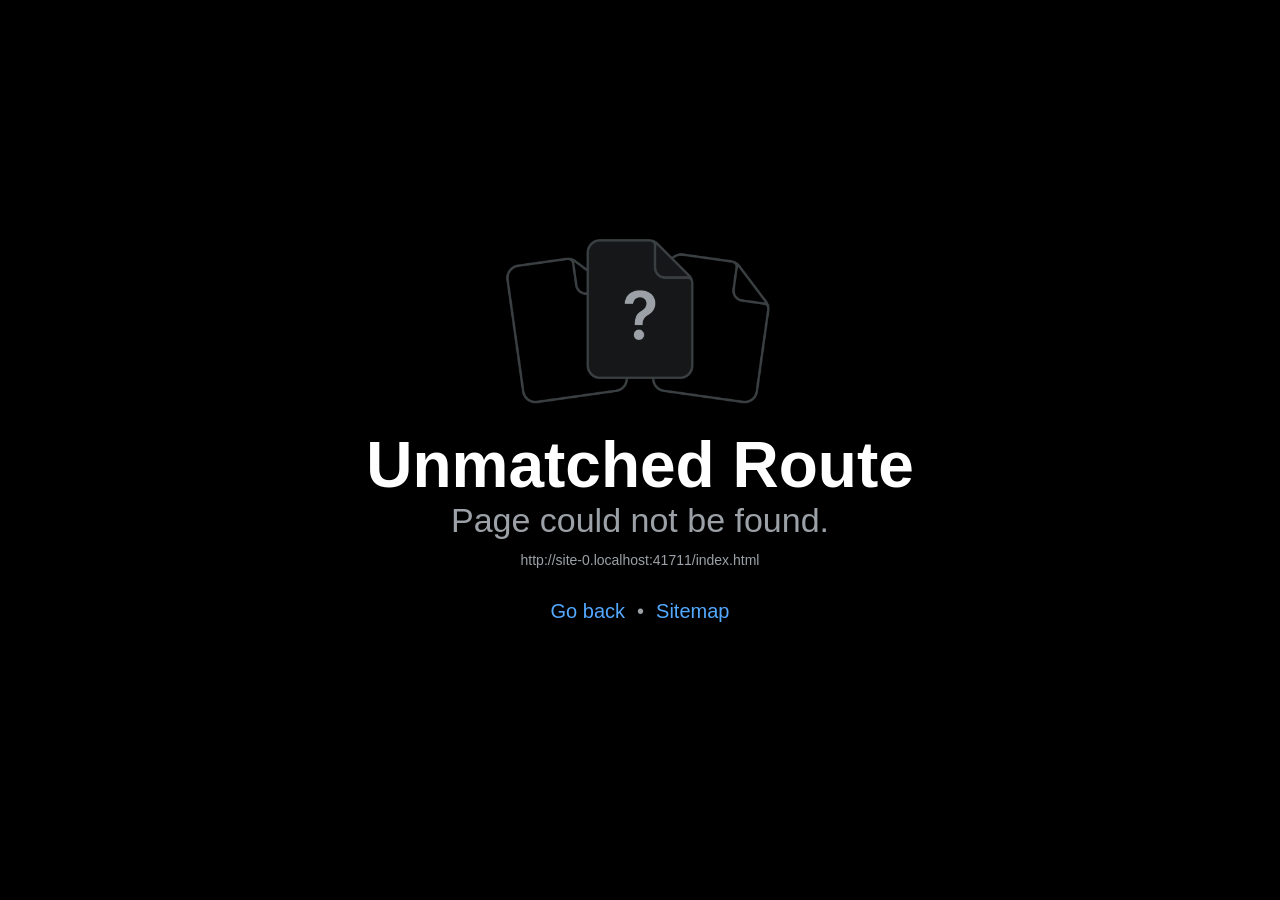
<file: play/index.html>
<!DOCTYPE html>
<html lang="en">
  <head>
    <meta charset="utf-8" />
    <meta httpEquiv="X-UA-Compatible" content="IE=edge" />
    <meta name="viewport" content="width=device-width, initial-scale=1, shrink-to-fit=no, viewport-fit=cover" />
    <title>Run It Back · Basketball Life Sim</title>
    <meta name="description" content="What if you could go back to freshman year and see how far basketball could have taken you? Play free in your browser." />
    <meta name="theme-color" content="#1f140c" />
    <link rel="canonical" href="https://runitbackgame.com/play/" />
    <link rel="icon" href="/favicon.ico" sizes="any" />
    <link rel="icon" type="image/png" href="/favicon.png" />
    <link rel="apple-touch-icon" href="/apple-touch-icon.png" />
    <link rel="manifest" href="/manifest.webmanifest" />
    <meta name="apple-mobile-web-app-capable" content="yes" />
    <meta name="mobile-web-app-capable" content="yes" />
    <meta name="apple-mobile-web-app-title" content="Run It Back" />
    <meta name="apple-mobile-web-app-status-bar-style" content="black" />
    <meta property="og:type" content="website" />
    <meta property="og:site_name" content="Run It Back" />
    <meta property="og:title" content="Run It Back · Basketball Life Sim" />
    <meta property="og:description" content="What if you could go back to freshman year and see how far basketball could have taken you?" />
    <meta property="og:url" content="https://runitbackgame.com/play/" />
    <meta property="og:image" content="https://runitbackgame.com/og-image.jpg" />
    <meta property="og:image:width" content="1200" />
    <meta property="og:image:height" content="630" />
    <meta name="twitter:card" content="summary_large_image" />
    <meta name="twitter:image" content="https://runitbackgame.com/og-image.jpg" />
    <!-- The `react-native-web` recommended style reset: https://necolas.github.io/react-native-web/docs/setup/#root-element -->
    <style id="expo-reset">
      html,
      body {
        height: 100%;
        background-color: #120b06;
      }
      body {
        overflow: hidden;
      }
      #root {
        display: flex;
        height: 100%;
        flex: 1;
      }
    </style>
  </head>

  <body>
    <noscript>
      <h1>Run It Back</h1>
      <p>A high school basketball life sim. Go back to freshman year and see how far basketball could have taken you: 42 weeks, 180 scenes, 16 games and a tryout list. Freshman year is free in your browser.</p>
      <p>The game needs JavaScript to run. <a href="/">About the game</a> · <a href="/privacy.html">Privacy policy</a> · © 2026 Charles Chen LLC</p>
    </noscript>
    <div id="root"></div>
  <script src="/play/_expo/static/js/web/entry-2d5c5f231efff98028d6895b5e65aa8d.js" defer></script>
</body>
</html>
</file>
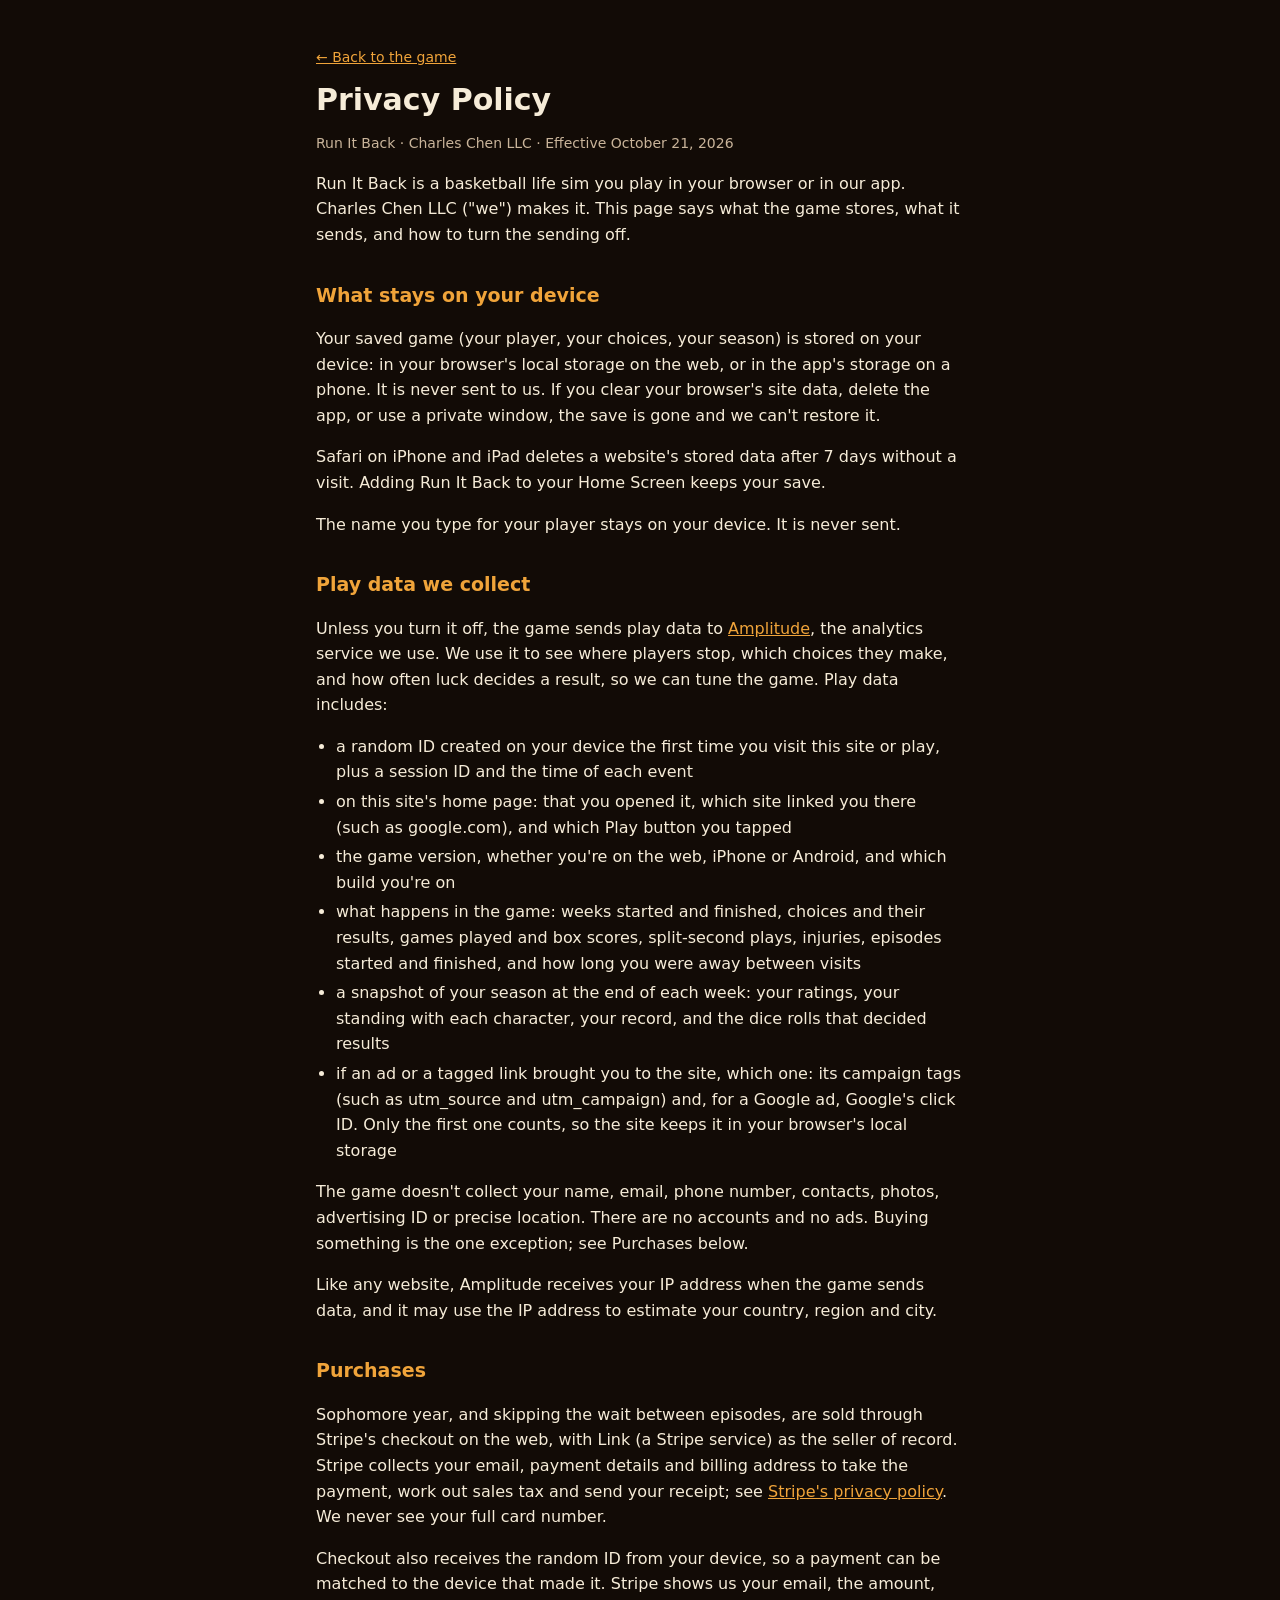
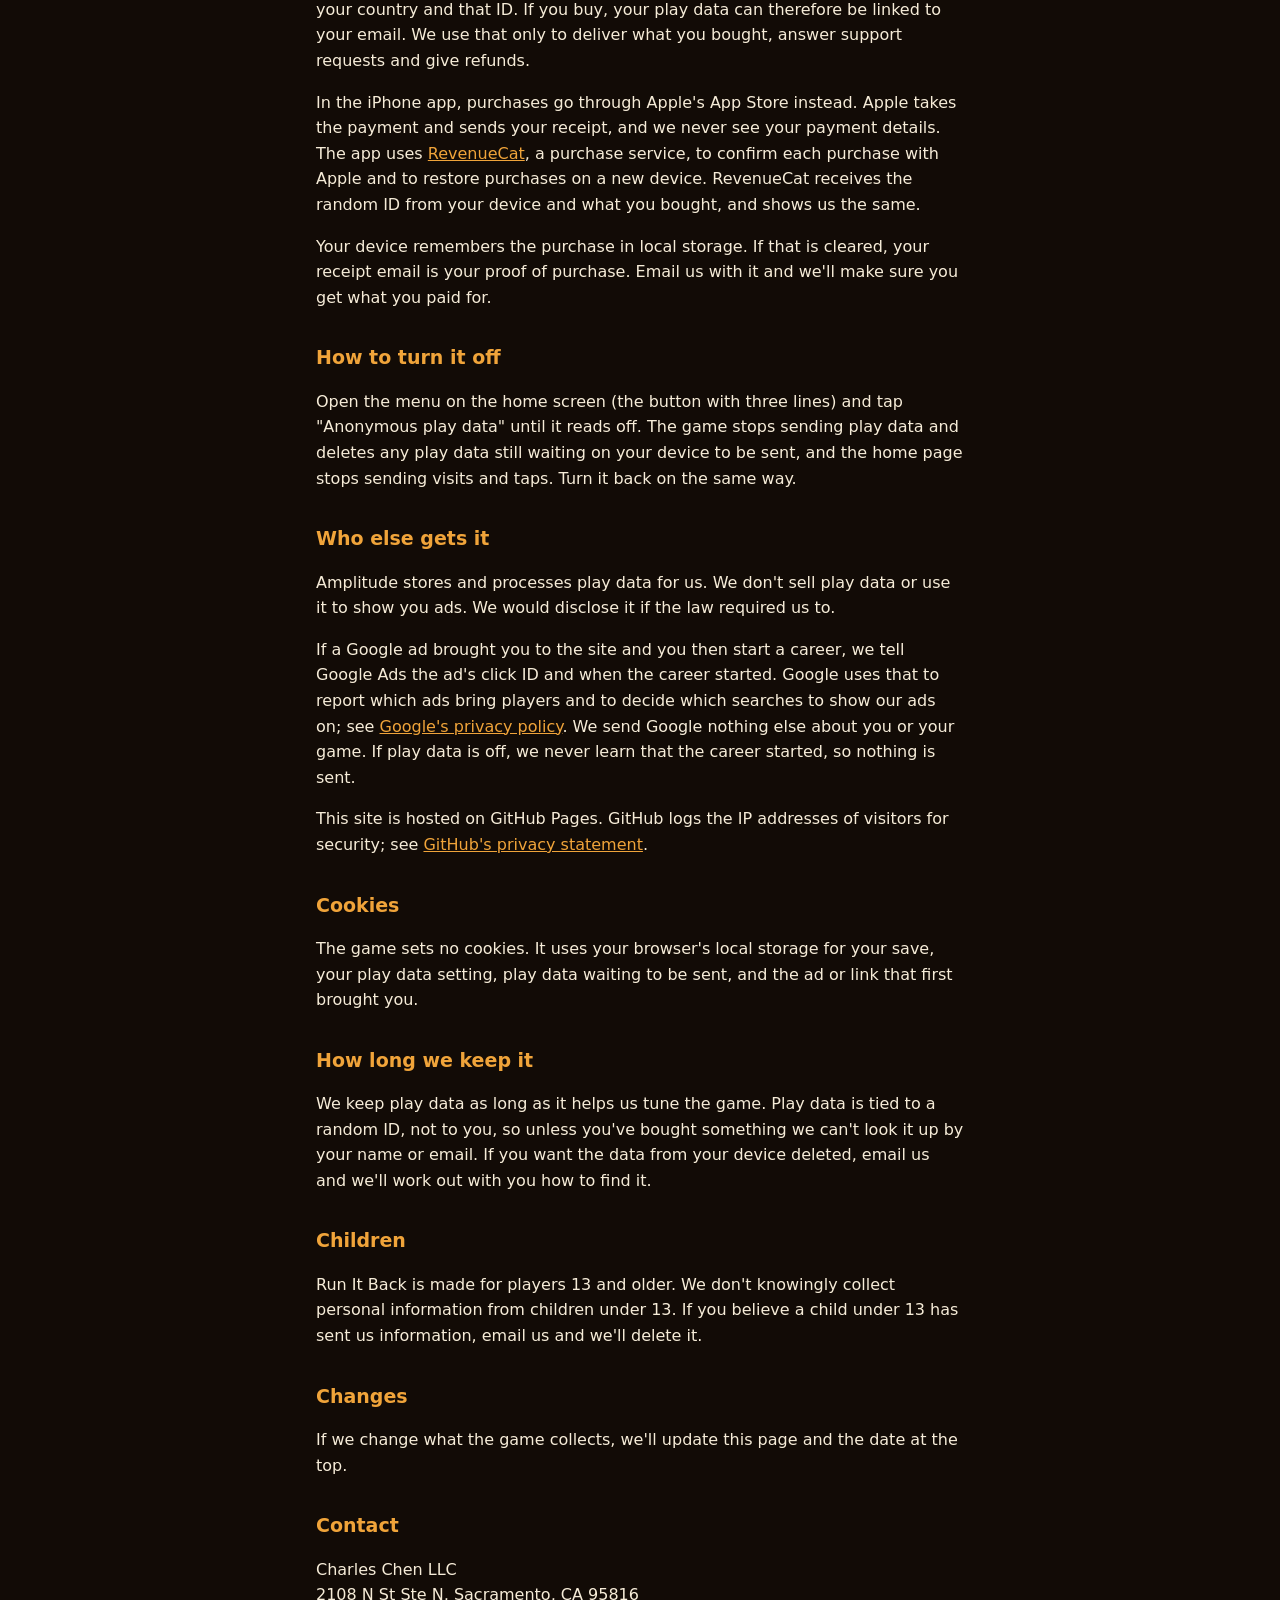
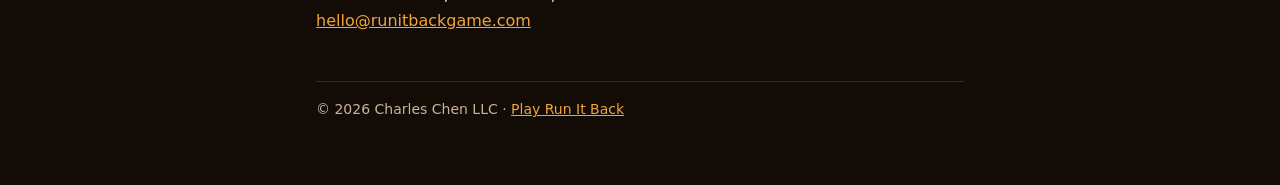
<file: privacy.html>
<!doctype html>
<html lang="en">
<head>
<meta charset="utf-8" />
<meta name="viewport" content="width=device-width, initial-scale=1" />
<title>Privacy Policy · Run It Back</title>
<meta name="description" content="What Run It Back stores and sends, and how to turn it off." />
<link rel="canonical" href="https://runitbackgame.com/privacy.html" />
<link rel="icon" href="/favicon.ico" sizes="any" />
<style>
  :root { --bg: #1f140c; --deep: #120b06; --paper: #f6ecd8; --dim: #c9b49a; --amber: #f0a43a; }
  * { box-sizing: border-box; }
  body { margin: 0; background: var(--deep); color: var(--paper); font: 16px/1.6 system-ui, -apple-system, "Segoe UI", Roboto, sans-serif; }
  main { max-width: 680px; margin: 0 auto; padding: 32px 16px 64px; }
  a { color: var(--amber); }
  h1 { font-size: 30px; line-height: 1.2; margin: 0 0 4px; }
  h2 { font-size: 19px; margin: 32px 0 6px; color: var(--amber); }
  p, li { color: var(--paper); }
  .dim { color: var(--dim); font-size: 14px; }
  ul { padding-left: 20px; }
  li { margin: 4px 0; }
  footer { margin-top: 48px; padding-top: 16px; border-top: 1px solid #3a2a1c; }
</style>
</head>
<body>
<main>
  <p class="dim"><a href="/play/">← Back to the game</a></p>
  <h1>Privacy Policy</h1>
  <p class="dim">Run It Back · Charles Chen LLC · Effective October 21, 2026</p>

  <p>Run It Back is a basketball life sim you play in your browser or in our app. Charles Chen LLC ("we") makes it. This page says what the game stores, what it sends, and how to turn the sending off.</p>

  <h2>What stays on your device</h2>
  <p>Your saved game (your player, your choices, your season) is stored on your device: in your browser's local storage on the web, or in the app's storage on a phone. It is never sent to us. If you clear your browser's site data, delete the app, or use a private window, the save is gone and we can't restore it.</p>
  <p>Safari on iPhone and iPad deletes a website's stored data after 7 days without a visit. Adding Run It Back to your Home Screen keeps your save.</p>
  <p>The name you type for your player stays on your device. It is never sent.</p>

  <h2>Play data we collect</h2>
  <p>Unless you turn it off, the game sends play data to <a href="https://amplitude.com/privacy">Amplitude</a>, the analytics service we use. We use it to see where players stop, which choices they make, and how often luck decides a result, so we can tune the game. Play data includes:</p>
  <ul>
    <li>a random ID created on your device the first time you visit this site or play, plus a session ID and the time of each event</li>
    <li>on this site's home page: that you opened it, which site linked you there (such as google.com), and which Play button you tapped</li>
    <li>the game version, whether you're on the web, iPhone or Android, and which build you're on</li>
    <li>what happens in the game: weeks started and finished, choices and their results, games played and box scores, split-second plays, injuries, episodes started and finished, and how long you were away between visits</li>
    <li>a snapshot of your season at the end of each week: your ratings, your standing with each character, your record, and the dice rolls that decided results</li>
    <li>if an ad or a tagged link brought you to the site, which one: its campaign tags (such as utm_source and utm_campaign) and, for a Google ad, Google's click ID. Only the first one counts, so the site keeps it in your browser's local storage</li>
  </ul>
  <p>The game doesn't collect your name, email, phone number, contacts, photos, advertising ID or precise location. There are no accounts and no ads. Buying something is the one exception; see Purchases below.</p>
  <p>Like any website, Amplitude receives your IP address when the game sends data, and it may use the IP address to estimate your country, region and city.</p>

  <h2>Purchases</h2>
  <p>Sophomore year, and skipping the wait between episodes, are sold through Stripe's checkout on the web, with Link (a Stripe service) as the seller of record. Stripe collects your email, payment details and billing address to take the payment, work out sales tax and send your receipt; see <a href="https://stripe.com/privacy">Stripe's privacy policy</a>. We never see your full card number.</p>
  <p>Checkout also receives the random ID from your device, so a payment can be matched to the device that made it. Stripe shows us your email, the amount, your country and that ID. If you buy, your play data can therefore be linked to your email. We use that only to deliver what you bought, answer support requests and give refunds.</p>
  <p>In the iPhone app, purchases go through Apple's App Store instead. Apple takes the payment and sends your receipt, and we never see your payment details. The app uses <a href="https://www.revenuecat.com/privacy">RevenueCat</a>, a purchase service, to confirm each purchase with Apple and to restore purchases on a new device. RevenueCat receives the random ID from your device and what you bought, and shows us the same.</p>
  <p>Your device remembers the purchase in local storage. If that is cleared, your receipt email is your proof of purchase. Email us with it and we'll make sure you get what you paid for.</p>

  <h2>How to turn it off</h2>
  <p>Open the menu on the home screen (the button with three lines) and tap "Anonymous play data" until it reads off. The game stops sending play data and deletes any play data still waiting on your device to be sent, and the home page stops sending visits and taps. Turn it back on the same way.</p>

  <h2>Who else gets it</h2>
  <p>Amplitude stores and processes play data for us. We don't sell play data or use it to show you ads. We would disclose it if the law required us to.</p>
  <p>If a Google ad brought you to the site and you then start a career, we tell Google Ads the ad's click ID and when the career started. Google uses that to report which ads bring players and to decide which searches to show our ads on; see <a href="https://policies.google.com/privacy">Google's privacy policy</a>. We send Google nothing else about you or your game. If play data is off, we never learn that the career started, so nothing is sent.</p>
  <p>This site is hosted on GitHub Pages. GitHub logs the IP addresses of visitors for security; see <a href="https://docs.github.com/en/site-policy/privacy-policies/github-general-privacy-statement">GitHub's privacy statement</a>.</p>

  <h2>Cookies</h2>
  <p>The game sets no cookies. It uses your browser's local storage for your save, your play data setting, play data waiting to be sent, and the ad or link that first brought you.</p>

  <h2>How long we keep it</h2>
  <p>We keep play data as long as it helps us tune the game. Play data is tied to a random ID, not to you, so unless you've bought something we can't look it up by your name or email. If you want the data from your device deleted, email us and we'll work out with you how to find it.</p>

  <h2>Children</h2>
  <p>Run It Back is made for players 13 and older. We don't knowingly collect personal information from children under 13. If you believe a child under 13 has sent us information, email us and we'll delete it.</p>

  <h2>Changes</h2>
  <p>If we change what the game collects, we'll update this page and the date at the top.</p>

  <h2>Contact</h2>
  <p>Charles Chen LLC<br />2108 N St Ste N, Sacramento, CA 95816<br /><a href="mailto:hello@runitbackgame.com">hello@runitbackgame.com</a></p>

  <footer class="dim">© 2026 Charles Chen LLC · <a href="/">Play Run It Back</a></footer>
</main>
</body>
</html>
</file>
<file: landing.css>
/* runitbackgame.com landing page. The game's Hardwood palette and anime-cover look
   (src/components/theme.ts): walnut screens, cream paper panels with ink outlines, amber buttons. */

@font-face {
  font-family: "Anton";
  src: url("/fonts/anton.ttf") format("truetype");
  font-display: swap;
}

:root {
  --bg: #1f140c;
  --deep: #120b06;
  --paper: #f6ecd8;
  --paper-shade: #e8d6b4;
  --ink: #14131a;
  --ink-dim: #5d5648;
  --wood: #c8843f;
  --amber: #f0a43a;
  --amber-text: #8a4f00;
  --dim: #c9b49a;
  --line: #3a2a1c;
  --display: "Anton", Impact, "Arial Narrow", sans-serif;
  --body: system-ui, -apple-system, "Segoe UI", Roboto, sans-serif;
  --wrap: 1120px;
  --gutter: 16px;
}

* { box-sizing: border-box; }
html { scroll-behavior: smooth; }
body {
  margin: 0;
  background: var(--deep);
  color: var(--paper);
  font: 17px/1.6 var(--body);
  -webkit-font-smoothing: antialiased;
}
img { display: block; max-width: 100%; height: auto; }
a { color: var(--amber); }

.wrap { max-width: var(--wrap); margin: 0 auto; padding: 0 var(--gutter); }

/* Display type: the slanted, uppercase Anton from the game's covers and cut scenes. */
.display {
  font-family: var(--display);
  font-weight: 400;
  text-transform: uppercase;
  letter-spacing: 0.01em;
  line-height: 1.02;
  margin: 0;
}
.slant { display: inline-block; transform: skewX(-8deg); }
.kicker {
  font-size: 12px;
  font-weight: 800;
  letter-spacing: 0.14em;
  text-transform: uppercase;
  color: var(--amber);
  margin: 0 0 10px;
}
.lede { font-size: 19px; color: var(--paper); max-width: 640px; }
.dim { color: var(--dim); }

/* Buttons: amber with an ink outline and an offset ink shadow, like the in-game primary button. */
.btn {
  display: inline-flex;
  align-items: center;
  justify-content: center;
  gap: 8px;
  min-height: 52px;
  padding: 12px 22px;
  font-family: var(--display);
  font-size: 20px;
  text-transform: uppercase;
  text-decoration: none;
  color: var(--ink);
  background: var(--amber);
  border: 3px solid var(--ink);
  border-radius: 4px;
  box-shadow: 5px 5px 0 var(--ink);
  transition: transform 0.08s ease, box-shadow 0.08s ease;
}
.btn:hover { transform: translate(-1px, -1px); box-shadow: 6px 6px 0 var(--ink); }
.btn:active { transform: translate(3px, 3px); box-shadow: 2px 2px 0 var(--ink); }
.btn:focus-visible { outline: 3px solid var(--paper); outline-offset: 3px; }
.btn.ghost { background: var(--paper); }
.btn.small { min-height: 40px; padding: 6px 14px; font-size: 16px; box-shadow: 3px 3px 0 var(--ink); }

/* Top bar */
.bar {
  position: sticky;
  top: 0;
  z-index: 10;
  background: rgba(18, 11, 6, 0.92);
  backdrop-filter: blur(6px);
  border-bottom: 1px solid var(--line);
}
.bar .wrap { display: flex; align-items: center; justify-content: space-between; height: 60px; gap: 12px; }
.logo {
  font-family: var(--display);
  font-size: 28px;
  color: var(--amber);
  text-transform: uppercase;
  text-decoration: none;
  transform: skewX(-10deg);
  text-shadow: 2px 2px 0 var(--ink);
  white-space: nowrap;
}
.bar nav { display: flex; align-items: center; gap: 18px; }
.bar nav a.link { color: var(--dim); text-decoration: none; font-size: 14px; font-weight: 700; }
.bar nav a.link:hover { color: var(--paper); }
@media (max-width: 760px) { .bar nav a.link { display: none; } }

/* Hero */
.hero {
  position: relative;
  overflow: hidden;
  border-bottom: 3px solid var(--ink);
}
.hero-bg {
  position: absolute;
  inset: 0;
  background: url("/img/arena-home.webp") center / cover no-repeat;
  opacity: 0.32;
}
.hero-bg::after {
  content: "";
  position: absolute;
  inset: 0;
  background: linear-gradient(180deg, rgba(18, 11, 6, 0.35) 0%, rgba(18, 11, 6, 0.85) 70%, var(--deep) 100%);
}
.hero .wrap {
  position: relative;
  display: grid;
  grid-template-columns: 1.15fr 0.85fr;
  gap: 48px;
  align-items: center;
  padding-top: 64px;
  padding-bottom: 72px;
}
.hero h1 { font-size: clamp(44px, 7vw, 84px); color: var(--paper); text-shadow: 3px 3px 0 var(--ink); }
.hero h1 em { font-style: normal; color: var(--amber); }
.hero .lede { margin: 22px 0 28px; }
.hero .ctas { display: flex; flex-wrap: wrap; gap: 14px; align-items: center; }
.hero .fine { margin-top: 16px; font-size: 14px; color: var(--dim); }
@media (max-width: 860px) {
  .hero .wrap { grid-template-columns: 1fr; gap: 36px; padding-top: 40px; padding-bottom: 48px; }
  .hero .cover { max-width: 340px; margin: 0 auto; }
}

/* A cover, framed like the volumes on the game's home shelf. */
.cover { position: relative; }
.cover-inner {
  position: relative;
  border: 3px solid var(--ink);
  border-radius: 4px;
  overflow: hidden;
  background: var(--deep);
  box-shadow: 8px 8px 0 var(--ink);
}
.cover-band {
  display: flex;
  justify-content: space-between;
  align-items: center;
  height: 36px;
  padding: 0 10px;
  background: var(--amber);
  color: var(--ink);
  border-bottom: 3px solid var(--ink);
}
.cover-band b { font-family: var(--display); font-weight: 400; font-size: 22px; text-transform: uppercase; transform: skewX(-10deg); }
.cover-band span { font-size: 11px; font-weight: 800; letter-spacing: 0.12em; }

/* Facts strip */
.facts { background: var(--bg); border-bottom: 1px solid var(--line); }
.facts ul {
  list-style: none;
  margin: 0 auto;
  padding: 22px var(--gutter);
  max-width: var(--wrap);
  display: grid;
  grid-template-columns: repeat(4, 1fr);
  gap: 16px;
}
.facts li { text-align: center; }
.facts b { display: block; font-family: var(--display); font-weight: 400; font-size: 40px; line-height: 1; color: var(--amber); }
.facts span { font-size: 13px; font-weight: 700; letter-spacing: 0.08em; text-transform: uppercase; color: var(--dim); }
@media (max-width: 640px) { .facts ul { grid-template-columns: repeat(2, 1fr); } }

/* Sections */
section { padding: 80px 0; scroll-margin-top: 60px; }
section.alt { background: var(--bg); border-top: 1px solid var(--line); border-bottom: 1px solid var(--line); }
section h2 { font-size: clamp(34px, 5vw, 56px); color: var(--paper); margin-bottom: 18px; }
section h2 em { font-style: normal; color: var(--amber); }
@media (max-width: 640px) { section { padding: 56px 0; } }

.split { display: grid; grid-template-columns: 1fr 1fr; gap: 48px; align-items: center; }
.split.flip > :first-child { order: 2; }
@media (max-width: 860px) { .split, .split.flip { grid-template-columns: 1fr; gap: 28px; } .split.flip > :first-child { order: 0; } }

/* Paper panel with ink outline */
.panel {
  background: var(--paper);
  color: var(--ink);
  border: 3px solid var(--ink);
  border-radius: 4px;
  box-shadow: 6px 6px 0 var(--ink);
  padding: 20px;
}
.panel h3 { font-family: var(--display); font-weight: 400; font-size: 24px; text-transform: uppercase; margin: 0 0 6px; color: var(--ink); }
.panel p { margin: 0; color: var(--ink); font-size: 16px; line-height: 1.55; }
.panel .tag { display: inline-block; font-size: 11px; font-weight: 800; letter-spacing: 0.12em; text-transform: uppercase; color: var(--amber-text); margin-bottom: 6px; }

.frame { border: 3px solid var(--ink); border-radius: 4px; overflow: hidden; box-shadow: 6px 6px 0 var(--ink); background: var(--ink); }
.frame img { width: 100%; }

/* Two-column checklist: what you pick, what you don't */
.two-lists { display: grid; grid-template-columns: 1fr 1fr; gap: 18px; margin-top: 24px; }
.two-lists ul { margin: 8px 0 0; padding-left: 18px; }
.two-lists li { margin: 3px 0; font-size: 15px; }
@media (max-width: 560px) { .two-lists { grid-template-columns: 1fr; } }

/* The week: numbered steps with a place photo each */
.steps { display: grid; grid-template-columns: repeat(4, 1fr); gap: 20px; margin-top: 32px; }
.step { display: flex; flex-direction: column; }
.step .frame { aspect-ratio: 3 / 4; }
.step .frame img { height: 100%; object-fit: cover; }
.step .num { font-family: var(--display); font-size: 44px; line-height: 1; color: var(--amber); margin: 16px 0 2px; }
.step h3 { font-family: var(--display); font-weight: 400; font-size: 24px; text-transform: uppercase; margin: 0 0 6px; }
.step p { margin: 0; font-size: 15px; color: var(--dim); }
@media (max-width: 900px) { .steps { grid-template-columns: repeat(2, 1fr); } }
@media (max-width: 480px) { .steps { grid-template-columns: 1fr; } .step .frame { aspect-ratio: 4 / 3; } }

/* Image grids */
.grid { display: grid; gap: 14px; }
.grid.g2 { grid-template-columns: repeat(2, 1fr); }
.grid.g3 { grid-template-columns: repeat(3, 1fr); }
.grid.g4 { grid-template-columns: repeat(4, 1fr); }
@media (max-width: 760px) { .grid.g3, .grid.g4 { grid-template-columns: repeat(2, 1fr); } }

.card { margin: 0; }
.card .frame { aspect-ratio: 4 / 5; }
.card .frame img { height: 100%; object-fit: cover; }
.card figcaption { margin-top: 10px; }
.card figcaption b { display: block; font-family: var(--display); font-weight: 400; font-size: 21px; text-transform: uppercase; color: var(--paper); line-height: 1.1; }
.card figcaption span { display: block; font-size: 14px; color: var(--dim); line-height: 1.45; margin-top: 3px; }

.cast { grid-template-columns: repeat(4, 1fr); gap: 22px 16px; }
@media (max-width: 900px) { .cast { grid-template-columns: repeat(3, 1fr); } }
@media (max-width: 560px) { .cast { grid-template-columns: repeat(2, 1fr); } }

.aces { grid-template-columns: repeat(6, 1fr); gap: 12px; }
.aces .card figcaption b { font-size: 17px; }
.aces .card figcaption span { font-size: 12px; }
@media (max-width: 900px) { .aces { grid-template-columns: repeat(4, 1fr); } }
@media (max-width: 560px) { .aces { grid-template-columns: repeat(3, 1fr); } }

.wide .frame { aspect-ratio: 3 / 2; }
.wide .frame img { height: 100%; object-fit: cover; }

/* A horizontal strip of stills that scrolls inside itself, never the page. */
.strip { display: flex; gap: 12px; overflow-x: auto; scroll-snap-type: x mandatory; padding: 4px 4px 14px; margin-top: 24px; }
.strip .frame { flex: 0 0 auto; width: 190px; aspect-ratio: 4 / 5; scroll-snap-align: start; box-shadow: 4px 4px 0 var(--ink); }
.strip .frame img { height: 100%; object-fit: cover; }

/* Mechanics cards */
.mech { display: grid; grid-template-columns: repeat(3, 1fr); gap: 20px; margin-top: 32px; }
@media (max-width: 900px) { .mech { grid-template-columns: 1fr 1fr; } }
@media (max-width: 600px) { .mech { grid-template-columns: 1fr; } }

/* Episode list */
.episodes { list-style: none; margin: 28px 0 0; padding: 0; display: grid; grid-template-columns: 1fr 1fr; gap: 12px 28px; }
.episodes li { display: grid; grid-template-columns: 54px 1fr; align-items: baseline; padding: 12px 0; border-bottom: 1px solid var(--line); }
.episodes .n { font-family: var(--display); font-size: 32px; color: var(--amber); line-height: 1; }
.episodes b { font-family: var(--display); font-weight: 400; font-size: 22px; text-transform: uppercase; display: block; line-height: 1.1; }
.episodes span { font-size: 14px; color: var(--dim); }
@media (max-width: 700px) { .episodes { grid-template-columns: 1fr; } }

/* Gallery: every tile keeps the scenes' own 3:2 shape, so nobody's head gets cropped off. */
.gallery { display: grid; grid-template-columns: repeat(4, 1fr); grid-auto-flow: dense; gap: 14px; margin-top: 32px; }
.gallery .frame { aspect-ratio: 3 / 2; }
.gallery .frame img { width: 100%; height: 100%; object-fit: cover; }
.gallery .big { grid-column: span 2; grid-row: span 2; aspect-ratio: auto; }
@media (max-width: 760px) {
  .gallery { grid-template-columns: repeat(2, 1fr); }
  .gallery .big { grid-row: auto; aspect-ratio: 3 / 2; }
}

/* FAQ */
.faq { max-width: 760px; }
.faq details { border-bottom: 1px solid var(--line); padding: 16px 0; }
.faq summary { cursor: pointer; font-weight: 800; font-size: 18px; list-style: none; display: flex; justify-content: space-between; gap: 16px; }
.faq summary::-webkit-details-marker { display: none; }
.faq summary::after { content: "+"; font-family: var(--display); color: var(--amber); font-size: 24px; line-height: 1; }
.faq details[open] summary::after { content: "–"; }
.faq details p { margin: 10px 0 0; color: var(--dim); }

/* Closing call to action, with the whole team picture beside it */
.closing { border-top: 3px solid var(--ink); background: var(--bg); }
.closing .split { grid-template-columns: 0.9fr 1.1fr; }
.closing h2 { max-width: 620px; }
.closing p { max-width: 520px; }
@media (max-width: 860px) { .closing .split { grid-template-columns: 1fr; } }

footer.site { padding: 28px 0 40px; font-size: 14px; color: var(--dim); }
footer.site .wrap { display: flex; flex-wrap: wrap; gap: 8px 20px; justify-content: space-between; }
footer.site a { color: var(--dim); }
/* Footer links are tap targets on phones: 44px tall without changing the line's look. */
footer.site a { display: inline-flex; align-items: center; min-height: 44px; }

@media (prefers-reduced-motion: reduce) {
  html { scroll-behavior: auto; }
  .btn { transition: none; }
}
</file>
